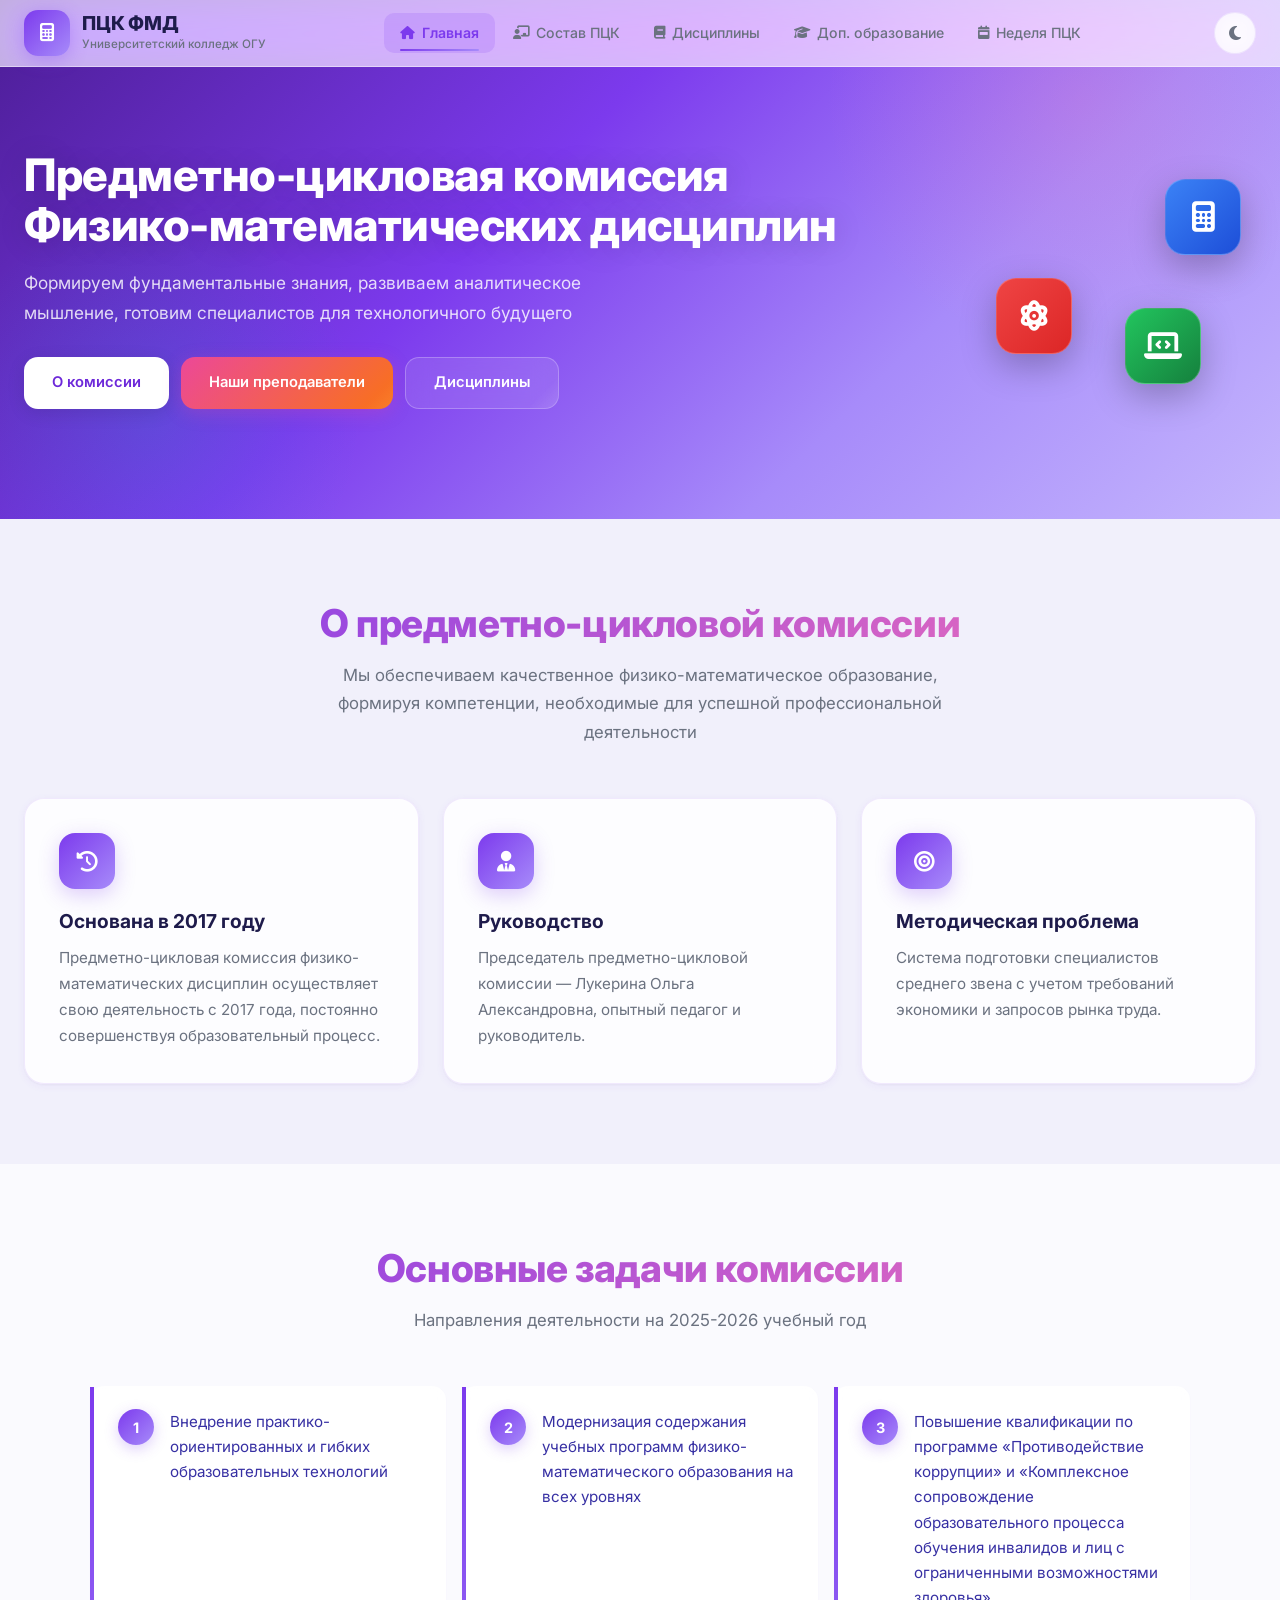
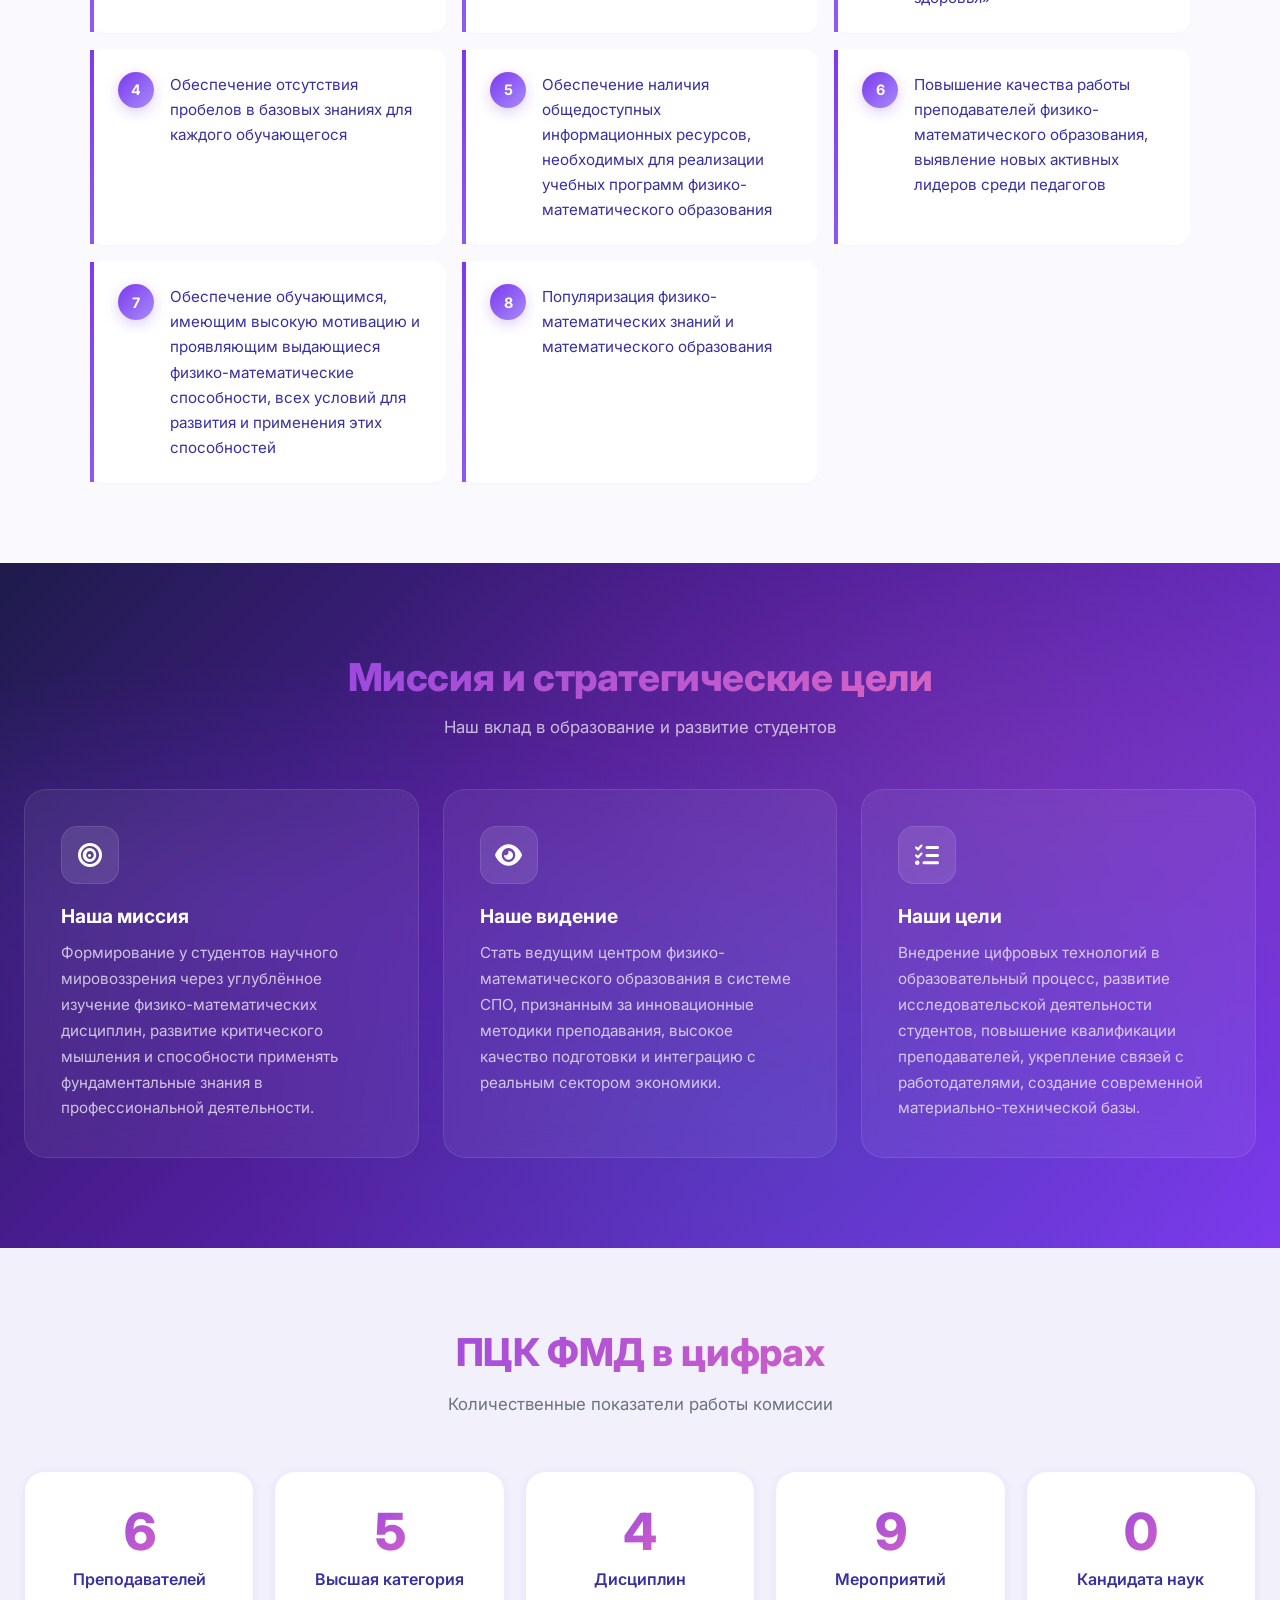
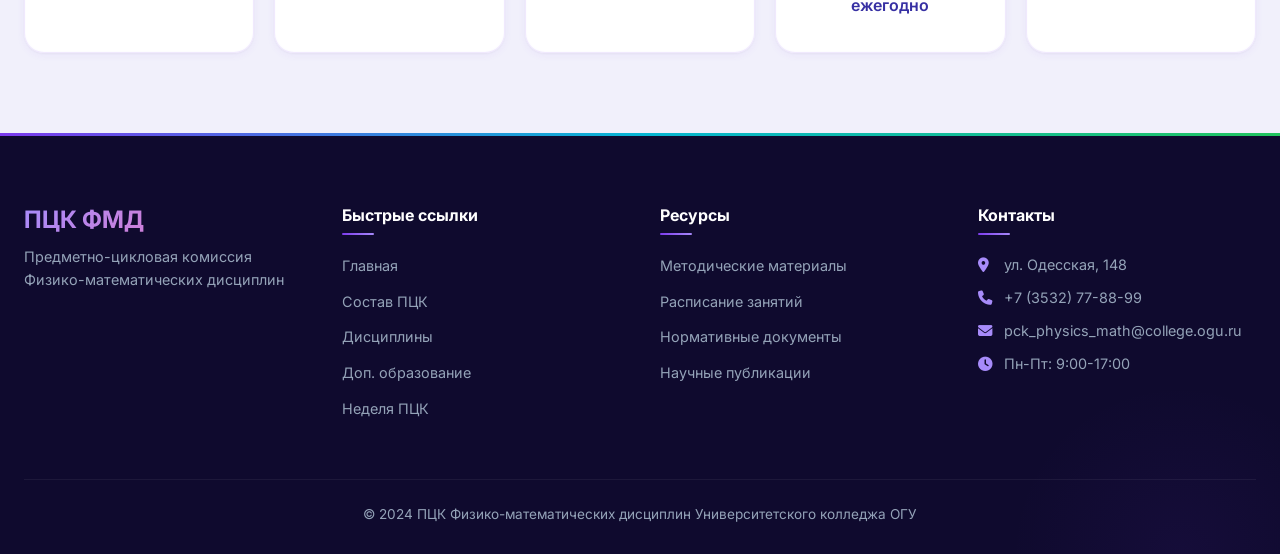
<file: index.html>
<!DOCTYPE html>
<html lang="ru">
<head>
    <meta charset="UTF-8">
    <meta name="viewport" content="width=device-width, initial-scale=1.0">
    <title>Предметно-цикловая комиссия ФМД | Университетский колледж ОГУ</title>
    <link rel="stylesheet" href="css/style.css">
    <link rel="stylesheet" href="css/responsive.css">
    <link rel="stylesheet" href="https://cdnjs.cloudflare.com/ajax/libs/font-awesome/6.4.0/css/all.min.css">
</head>
<body>
    <header class="header">
        <div class="container">
            <div class="header-wrapper">
                <a href="index.html" class="logo">
                    <div class="logo-icon"><i class="fas fa-calculator"></i></div>
                    <div class="logo-text">
                        <h1>ПЦК ФМД</h1>
                        <p>Университетский колледж ОГУ</p>
                    </div>
                </a>
                <nav class="nav">
                    <ul class="nav-list">
                        <li><a href="index.html" class="active"><i class="fas fa-home"></i> Главная</a></li>
                        <li><a href="staff.html"><i class="fas fa-chalkboard-teacher"></i> Состав ПЦК</a></li>
                        <li><a href="disciplines.html"><i class="fas fa-book"></i> Дисциплины</a></li>
                        <li><a href="additional-edu.html"><i class="fas fa-graduation-cap"></i> Доп. образование</a></li>
                        <li><a href="week.html"><i class="fas fa-calendar-week"></i> Неделя ПЦК</a></li>
                    </ul>
                </nav>
                <div class="header-controls">
                    <button class="theme-toggle" id="themeToggle" aria-label="Переключить тему"><i class="fas fa-moon"></i></button>
                    <button class="mobile-menu-btn"><span></span><span></span><span></span></button>
                </div>
            </div>
        </div>
    </header>

    <section class="hero">
        <div class="container">
            <div class="hero-content">
                <h1 class="hero-title">Предметно-цикловая комиссия<br>Физико-математических дисциплин</h1>
                <p class="hero-subtitle">Формируем фундаментальные знания, развиваем аналитическое мышление, готовим специалистов для технологичного будущего</p>
                <div class="hero-cta">
                    <div class="hero-btns">
                        <a href="#commission" class="btn btn-primary">О комиссии</a>
                        <a href="staff.html" class="btn btn-teachers">Наши преподаватели</a>
                        <a href="disciplines.html" class="btn btn-secondary">Дисциплины</a>
                    </div>
                </div>
            </div>
            <div class="hero-animated-elements">
                <div class="hero-element math-logo"><i class="fas fa-calculator"></i></div>
                <div class="hero-element physics-logo"><i class="fas fa-atom"></i></div>
                <div class="hero-element informatics-logo"><i class="fas fa-laptop-code"></i></div>
            </div>
        </div>
    </section>

    <section id="commission" class="commission-section">
        <div class="container">
            <div class="commission-header">
                <h2>О предметно-цикловой комиссии</h2>
                <p class="subtitle">Мы обеспечиваем качественное физико-математическое образование, формируя компетенции, необходимые для успешной профессиональной деятельности</p>
            </div>
            <div class="commission-cards">
                <div class="commission-card">
                    <div class="icon"><i class="fas fa-history"></i></div>
                    <h3>Основана в 2017 году</h3>
                    <p>Предметно-цикловая комиссия физико-математических дисциплин осуществляет свою деятельность с 2017 года, постоянно совершенствуя образовательный процесс.</p>
                </div>
                <div class="commission-card">
                    <div class="icon"><i class="fas fa-user-tie"></i></div>
                    <h3>Руководство</h3>
                    <p>Председатель предметно-цикловой комиссии — Лукерина Ольга Александровна, опытный педагог и руководитель.</p>
                </div>
                <div class="commission-card">
                    <div class="icon"><i class="fas fa-bullseye"></i></div>
                    <h3>Методическая проблема</h3>
                    <p>Система подготовки специалистов среднего звена с учетом требований экономики и запросов рынка труда.</p>
                </div>
            </div>
        </div>
    </section>

    <section class="tasks-section">
        <div class="container">
            <div class="commission-header">
                <h2>Основные задачи комиссии</h2>
                <p class="subtitle">Направления деятельности на 2025-2026 учебный год</p>
            </div>
            <div class="tasks-grid">
                <div class="task-item"><div class="task-number">1</div><p class="task-text">Внедрение практико-ориентированных и гибких образовательных технологий</p></div>
                <div class="task-item"><div class="task-number">2</div><p class="task-text">Модернизация содержания учебных программ физико-математического образования на всех уровнях</p></div>
                <div class="task-item"><div class="task-number">3</div><p class="task-text">Повышение квалификации по программе «Противодействие коррупции» и «Комплексное сопровождение образовательного процесса обучения инвалидов и лиц с ограниченными возможностями здоровья»</p></div>
                <div class="task-item"><div class="task-number">4</div><p class="task-text">Обеспечение отсутствия пробелов в базовых знаниях для каждого обучающегося</p></div>
                <div class="task-item"><div class="task-number">5</div><p class="task-text">Обеспечение наличия общедоступных информационных ресурсов, необходимых для реализации учебных программ физико-математического образования</p></div>
                <div class="task-item"><div class="task-number">6</div><p class="task-text">Повышение качества работы преподавателей физико-математического образования, выявление новых активных лидеров среди педагогов</p></div>
                <div class="task-item"><div class="task-number">7</div><p class="task-text">Обеспечение обучающимся, имеющим высокую мотивацию и проявляющим выдающиеся физико-математические способности, всех условий для развития и применения этих способностей</p></div>
                <div class="task-item"><div class="task-number">8</div><p class="task-text">Популяризация физико-математических знаний и математического образования</p></div>
            </div>
        </div>
    </section>

    <section class="mission-section">
        <div class="container">
            <h2 class="section-title" style="color:#fff">Миссия и стратегические цели</h2>
            <p class="section-subtitle" style="color:rgba(255,255,255,.7)">Наш вклад в образование и развитие студентов</p>
            <div class="mission-cards">
                <div class="mission-card">
                    <div class="mission-icon"><i class="fas fa-bullseye"></i></div>
                    <h3>Наша миссия</h3>
                    <p>Формирование у студентов научного мировоззрения через углублённое изучение физико-математических дисциплин, развитие критического мышления и способности применять фундаментальные знания в профессиональной деятельности.</p>
                </div>
                <div class="mission-card">
                    <div class="mission-icon"><i class="fas fa-eye"></i></div>
                    <h3>Наше видение</h3>
                    <p>Стать ведущим центром физико-математического образования в системе СПО, признанным за инновационные методики преподавания, высокое качество подготовки и интеграцию с реальным сектором экономики.</p>
                </div>
                <div class="mission-card">
                    <div class="mission-icon"><i class="fas fa-tasks"></i></div>
                    <h3>Наши цели</h3>
                    <p>Внедрение цифровых технологий в образовательный процесс, развитие исследовательской деятельности студентов, повышение квалификации преподавателей, укрепление связей с работодателями, создание современной материально-технической базы.</p>
                </div>
            </div>
        </div>
    </section>

    <section class="stats-section">
        <div class="container">
            <div class="commission-header">
                <h2>ПЦК ФМД в цифрах</h2>
                <p class="subtitle">Количественные показатели работы комиссии</p>
            </div>
            <div class="stats-grid">
                <div class="stat-item"><div class="stat-number" data-count="19">0</div><div class="stat-label">Преподавателей</div></div>
                <div class="stat-item"><div class="stat-number" data-count="16">0</div><div class="stat-label">Высшая категория</div></div>
                <div class="stat-item"><div class="stat-number" data-count="12">0</div><div class="stat-label">Дисциплин</div></div>
                <div class="stat-item"><div class="stat-number" data-count="25">0</div><div class="stat-label">Мероприятий ежегодно</div></div>
                <div class="stat-item"><div class="stat-number" data-count="2">0</div><div class="stat-label">Кандидата наук</div></div>
            </div>
        </div>
    </section>

    <footer class="footer">
        <div class="container">
            <div class="footer-grid">
                <div class="footer-col">
                    <div class="footer-logo">
                        <h3>ПЦК ФМД</h3>
                        <p>Предметно-цикловая комиссия<br>Физико-математических дисциплин</p>
                    </div>
                </div>
                <div class="footer-col">
                    <h4>Быстрые ссылки</h4>
                    <ul class="footer-links">
                        <li><a href="index.html">Главная</a></li>
                        <li><a href="staff.html">Состав ПЦК</a></li>
                        <li><a href="disciplines.html">Дисциплины</a></li>
                        <li><a href="additional-edu.html">Доп. образование</a></li>
                        <li><a href="week.html">Неделя ПЦК</a></li>
                    </ul>
                </div>
                <div class="footer-col">
                    <h4>Ресурсы</h4>
                    <ul class="footer-links">
                        <li><a href="#">Методические материалы</a></li>
                        <li><a href="#">Расписание занятий</a></li>
                        <li><a href="#">Нормативные документы</a></li>
                        <li><a href="#">Научные публикации</a></li>
                    </ul>
                </div>
                <div class="footer-col">
                    <h4>Контакты</h4>
                    <p><i class="fas fa-map-marker-alt"></i> ул. Одесская, 148</p>
                    <p><i class="fas fa-phone"></i> +7 (3532) 77-88-99</p>
                    <p><i class="fas fa-envelope"></i> pck_physics_math@college.ogu.ru</p>
                    <p><i class="fas fa-clock"></i> Пн-Пт: 9:00-17:00</p>
                </div>
            </div>
            <div class="footer-bottom">
                <p>&copy; 2024 ПЦК Физико-математических дисциплин Университетского колледжа ОГУ</p>
            </div>
        </div>
    </footer>

    <script src="js/script.js"></script>
</body>
</html>
</file>
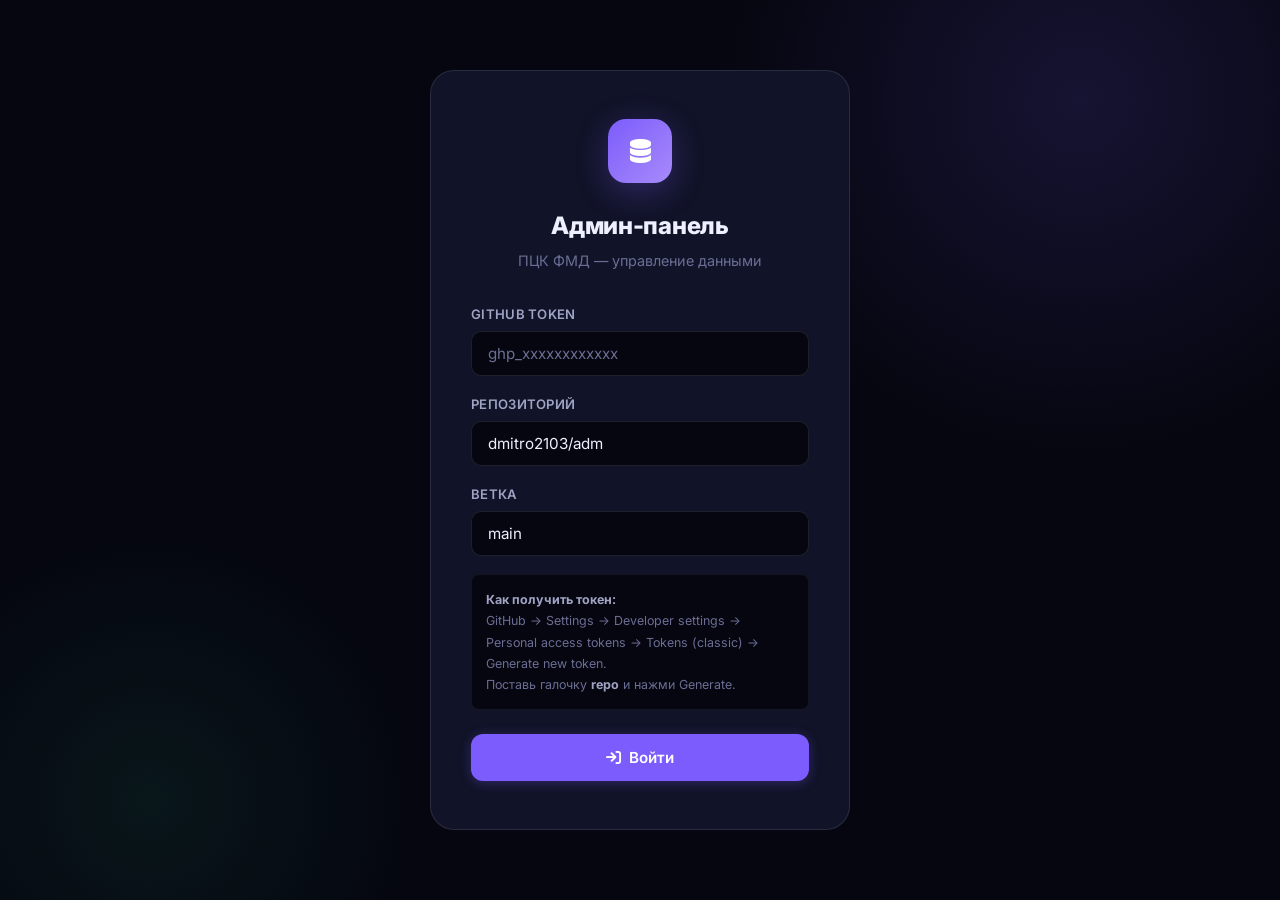
<file: admin/index.html>
<!DOCTYPE html>
<html lang="ru">
<head>
    <meta charset="UTF-8">
    <meta name="viewport" content="width=device-width, initial-scale=1.0">
    <title>Админ-панель | ПЦК ФМД</title>
    <link rel="stylesheet" href="https://cdnjs.cloudflare.com/ajax/libs/font-awesome/6.4.0/css/all.min.css">
    <link rel="stylesheet" href="admin.css">
</head>
<body>
    <!-- Вход -->
    <div class="login-screen" id="login-screen">
        <div class="login-card">
            <div class="logo"><i class="fas fa-database"></i></div>
            <h1>Админ-панель</h1>
            <p class="subtitle">ПЦК ФМД &mdash; управление данными</p>
            <div class="login-error" id="login-error"></div>
            <form id="login-form">
                <label>GitHub Token</label>
                <input type="password" id="inp-token" placeholder="ghp_xxxxxxxxxxxx" required>
                <label>Репозиторий</label>
                <input type="text" id="inp-repo" value="dmitro2103/adm" required>
                <label>Ветка</label>
                <input type="text" id="inp-branch" value="main">
                <p class="hint">
                    <strong>Как получить токен:</strong><br>
                    GitHub &rarr; Settings &rarr; Developer settings &rarr; Personal access tokens &rarr; Tokens (classic) &rarr; Generate new token.<br>
                    Поставь галочку <strong>repo</strong> и нажми Generate.
                </p>
                <button type="submit" class="btn btn-primary" style="width:100%;padding:14px;font-size:.95rem;justify-content:center;border-radius:12px;">
                    <i class="fas fa-arrow-right-to-bracket"></i> Войти
                </button>
            </form>
        </div>
    </div>

    <!-- Админка -->
    <div class="admin-layout">
        <header class="admin-header">
            <div style="display:flex;align-items:center;gap:12px">
                <button class="btn-mobile-menu" id="btn-mobile-menu"><i class="fas fa-bars"></i></button>
                <h1><i class="fas fa-database"></i> ПЦК Админ</h1>
            </div>
            <div class="admin-header-actions">
                <span id="hdr-repo" style="opacity:.4;font-size:.8rem;font-weight:500"></span>
                <a href="../index.html" class="btn btn-ghost btn-sm" target="_blank"><i class="fas fa-external-link-alt"></i> Сайт</a>
                <button class="btn btn-ghost btn-sm" id="btn-logout"><i class="fas fa-right-from-bracket"></i> Выйти</button>
            </div>
        </header>
        <div class="admin-body">
            <aside class="admin-sidebar" id="admin-sidebar">
                <ul class="sidebar-nav">
                    <li><a href="#" class="active" data-section="staff"><i class="fas fa-users"></i> Состав ПЦК</a></li>
                    <li><a href="#" data-section="disciplines"><i class="fas fa-book"></i> Дисциплины</a></li>
                    <li><a href="#" data-section="week"><i class="fas fa-calendar-week"></i> Неделя ПЦК</a></li>
                    <li><a href="#" data-section="dpo"><i class="fas fa-graduation-cap"></i> Доп. образование</a></li>
                </ul>
            </aside>
            <main class="admin-main">

                <!-- Состав ПЦК -->
                <div class="section-panel active" id="p-staff">
                    <div class="panel-header">
                        <h2><i class="fas fa-users" style="color:var(--accent)"></i> Состав ПЦК</h2>
                        <button class="btn btn-primary" onclick="A.editStaff()"><i class="fas fa-plus"></i> Добавить</button>
                    </div>
                    <div class="stats-grid" id="staff-stats"></div>
                    <div class="data-card"><table class="admin-table">
                        <thead><tr><th>№</th><th>ФИО</th><th>Кураторство</th><th>Категория</th><th>Награды</th><th>Действия</th></tr></thead>
                        <tbody id="staff-tbody"></tbody>
                    </table></div>
                </div>

                <!-- Дисциплины -->
                <div class="section-panel" id="p-disciplines">
                    <div class="panel-header">
                        <h2><i class="fas fa-book" style="color:var(--accent)"></i> Дисциплины</h2>
                        <button class="btn btn-primary" onclick="A.editDisc()"><i class="fas fa-plus"></i> Добавить</button>
                    </div>
                    <div class="data-card"><table class="admin-table">
                        <thead><tr><th>№</th><th>Название</th><th>Категория</th><th>Действия</th></tr></thead>
                        <tbody id="disc-tbody"></tbody>
                    </table></div>
                </div>

                <!-- Неделя ПЦК -->
                <div class="section-panel" id="p-week">
                    <div class="panel-header">
                        <h2><i class="fas fa-calendar-week" style="color:var(--accent)"></i> Неделя ПЦК</h2>
                        <div style="display:flex;gap:8px">
                            <button class="btn btn-secondary" onclick="A.editWeekSettings()"><i class="fas fa-gear"></i> Настройки</button>
                            <button class="btn btn-primary" onclick="A.editEv()"><i class="fas fa-plus"></i> Добавить</button>
                        </div>
                    </div>
                    <div class="stats-grid" id="week-stats"></div>
                    <div class="data-card"><table class="admin-table">
                        <thead><tr><th>Дата/Время</th><th>Мероприятие</th><th>Ответственный</th><th>Место</th><th>Действия</th></tr></thead>
                        <tbody id="week-tbody"></tbody>
                    </table></div>
                </div>

                <!-- ДПО -->
                <div class="section-panel" id="p-dpo">
                    <div class="panel-header">
                        <h2><i class="fas fa-graduation-cap" style="color:var(--accent)"></i> Дополнительное образование</h2>
                    </div>
                    <h3 style="margin:0 0 14px">Программы доп. образования детей и взрослых</h3>
                    <div class="data-card"><table class="admin-table">
                        <thead><tr><th>№</th><th>Название</th><th>Ответственный</th><th>Действия</th></tr></thead>
                        <tbody id="dpo-adult-tbody"></tbody>
                    </table></div>
                    <button class="btn btn-primary btn-sm" onclick="A.editDpo('adult')" style="margin-bottom:28px"><i class="fas fa-plus"></i> Добавить</button>

                    <h3 style="margin:0 0 14px">Программы повышения квалификации</h3>
                    <div class="data-card"><table class="admin-table">
                        <thead><tr><th>№</th><th>Название</th><th>Ответственный</th><th>Действия</th></tr></thead>
                        <tbody id="dpo-qual-tbody"></tbody>
                    </table></div>
                    <button class="btn btn-primary btn-sm" onclick="A.editDpo('qual')"><i class="fas fa-plus"></i> Добавить</button>
                </div>

            </main>
        </div>
    </div>

    <!-- Модалка -->
    <div class="modal-overlay" id="modal-overlay">
        <div class="modal">
            <div class="modal-header"><h3 id="modal-title"></h3><button class="modal-close" id="modal-close">&times;</button></div>
            <div class="modal-body" id="modal-body"></div>
            <div class="modal-footer">
                <button class="btn btn-secondary" id="modal-cancel">Отмена</button>
                <button class="btn btn-success" id="modal-save"><i class="fas fa-check"></i> Сохранить</button>
            </div>
        </div>
    </div>

    <div class="toast" id="toast"></div>
    <div class="saving-overlay" id="saving"><div class="spinner"></div><span>Сохранение...</span></div>

    <script src="admin.js"></script>
</body>
</html>
</file>
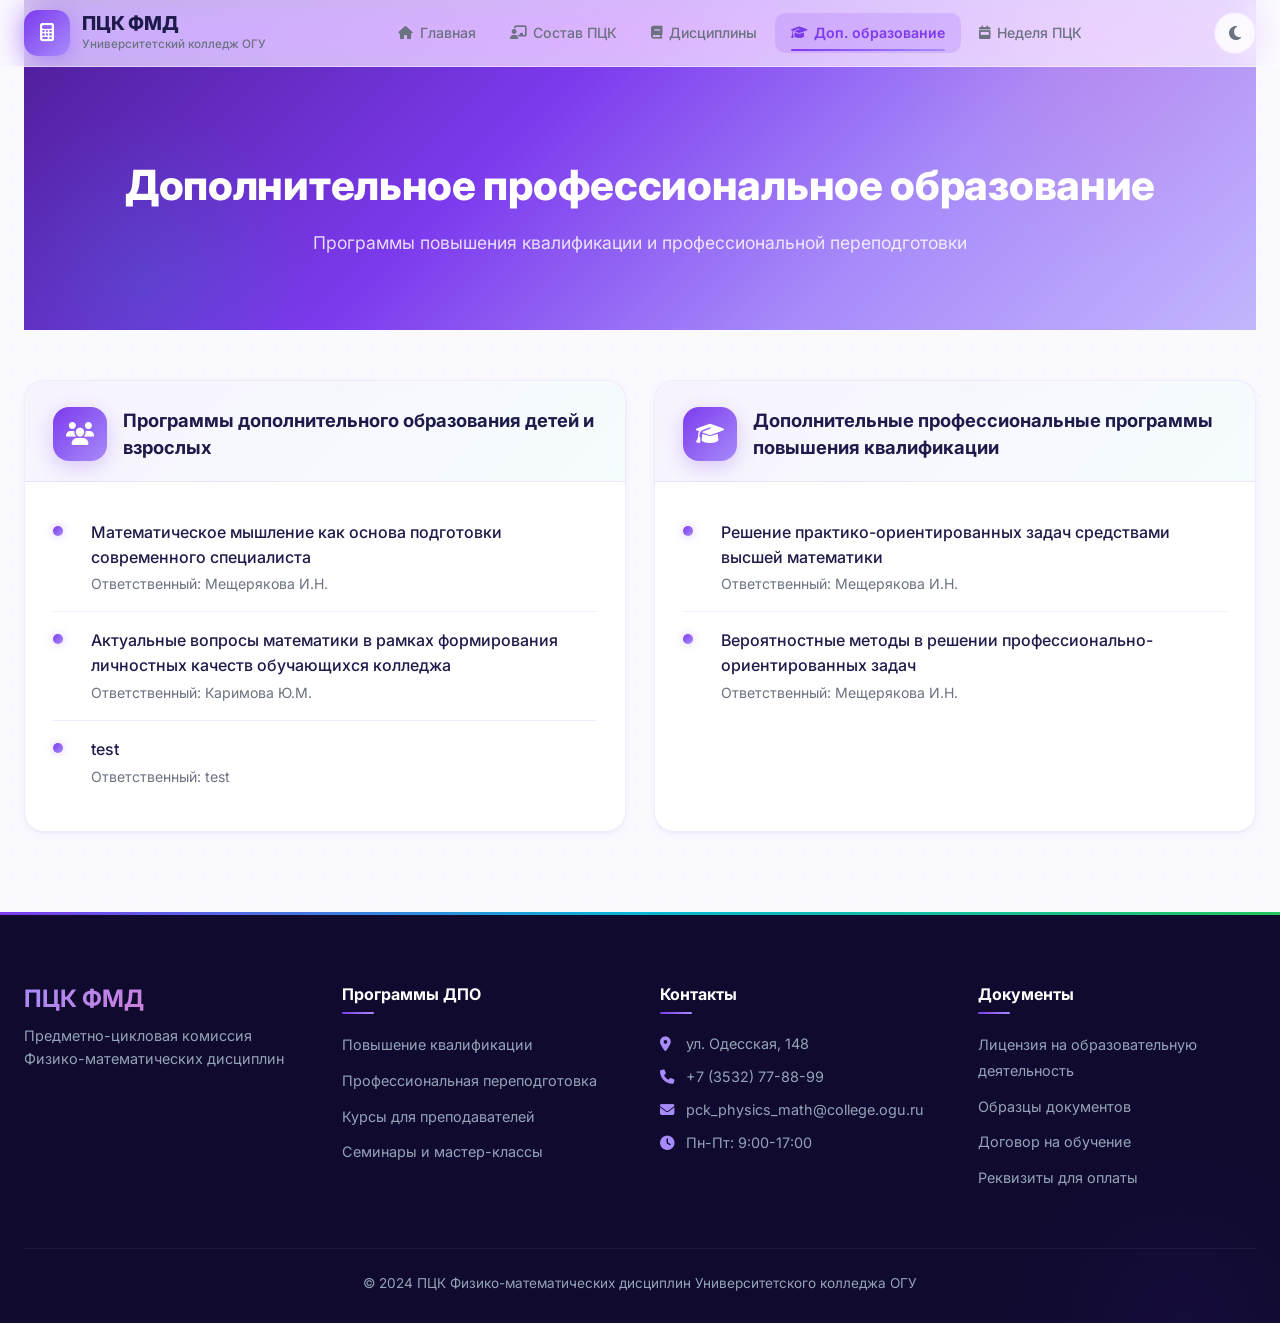
<file: additional-edu.html>
<!DOCTYPE html>
<html lang="ru">
<head>
    <meta charset="UTF-8">
    <meta name="viewport" content="width=device-width, initial-scale=1.0">
    <title>Дополнительное образование | ПЦК Физико-математических дисциплин</title>
    <link rel="stylesheet" href="css/style.css">
    <link rel="stylesheet" href="css/table.css">
    <link rel="stylesheet" href="css/responsive.css">
    <link rel="stylesheet" href="https://cdnjs.cloudflare.com/ajax/libs/font-awesome/6.4.0/css/all.min.css">
</head>
<body>
    <header class="header">
        <div class="container">
            <div class="header-wrapper">
                <a href="index.html" class="logo">
                    <div class="logo-icon"><i class="fas fa-calculator"></i></div>
                    <div class="logo-text"><h1>ПЦК ФМД</h1><p>Университетский колледж ОГУ</p></div>
                </a>
                <nav class="nav">
                    <ul class="nav-list">
                        <li><a href="index.html"><i class="fas fa-home"></i> Главная</a></li>
                        <li><a href="staff.html"><i class="fas fa-chalkboard-teacher"></i> Состав ПЦК</a></li>
                        <li><a href="disciplines.html"><i class="fas fa-book"></i> Дисциплины</a></li>
                        <li><a href="additional-edu.html" class="active"><i class="fas fa-graduation-cap"></i> Доп. образование</a></li>
                        <li><a href="week.html"><i class="fas fa-calendar-week"></i> Неделя ПЦК</a></li>
                    </ul>
                </nav>
                <div class="header-controls">
                    <button class="theme-toggle" id="themeToggle" aria-label="Переключить тему"><i class="fas fa-moon"></i></button>
                    <button class="mobile-menu-btn"><span></span><span></span><span></span></button>
                </div>
            </div>
        </div>
    </header>

    <main class="main-content">
        <div class="container">
            <div class="page-header">
                <h1 class="page-title">Дополнительное профессиональное образование</h1>
                <p class="page-subtitle">Программы повышения квалификации и профессиональной переподготовки</p>
            </div>

            <div class="dpo-document-section">
                <div class="dpo-cards" id="dpo-cards-container">
                    <div class="dpo-card">
                        <div class="dpo-card-header">
                            <div class="dpo-card-icon"><i class="fas fa-users"></i></div>
                            <h3>Программы дополнительного образования детей и взрослых</h3>
                        </div>
                        <ul class="dpo-list">
                            <li>
                                <span class="dpo-item-title">Математическое мышление как основа подготовки современного специалиста</span>
                                <span class="dpo-item-responsible">Ответственный: Мещерякова И.Н.</span>
                            </li>
                            <li>
                                <span class="dpo-item-title">Актуальные вопросы математики в рамках формирования личностных качеств обучающихся колледжа</span>
                                <span class="dpo-item-responsible">Ответственный: Каримова Ю.М.</span>
                            </li>
                        </ul>
                    </div>
                    <div class="dpo-card">
                        <div class="dpo-card-header">
                            <div class="dpo-card-icon"><i class="fas fa-graduation-cap"></i></div>
                            <h3>Дополнительные профессиональные программы повышения квалификации</h3>
                        </div>
                        <ul class="dpo-list">
                            <li>
                                <span class="dpo-item-title">Решение практико-ориентированных задач средствами высшей математики</span>
                                <span class="dpo-item-responsible">Ответственный: Мещерякова И.Н.</span>
                            </li>
                            <li>
                                <span class="dpo-item-title">Вероятностные методы в решении профессионально-ориентированных задач</span>
                                <span class="dpo-item-responsible">Ответственный: Мещерякова И.Н.</span>
                            </li>
                        </ul>
                    </div>
                </div>
            </div>
        </div>
    </main>

    <footer class="footer">
        <div class="container">
            <div class="footer-grid">
                <div class="footer-col">
                    <div class="footer-logo"><h3>ПЦК ФМД</h3><p>Предметно-цикловая комиссия<br>Физико-математических дисциплин</p></div>
                </div>
                <div class="footer-col">
                    <h4>Программы ДПО</h4>
                    <ul class="footer-links">
                        <li><a href="#">Повышение квалификации</a></li>
                        <li><a href="#">Профессиональная переподготовка</a></li>
                        <li><a href="#">Курсы для преподавателей</a></li>
                        <li><a href="#">Семинары и мастер-классы</a></li>
                    </ul>
                </div>
                <div class="footer-col">
                    <h4>Контакты</h4>
                    <p><i class="fas fa-map-marker-alt"></i> ул. Одесская, 148</p>
                    <p><i class="fas fa-phone"></i> +7 (3532) 77-88-99</p>
                    <p><i class="fas fa-envelope"></i> pck_physics_math@college.ogu.ru</p>
                    <p><i class="fas fa-clock"></i> Пн-Пт: 9:00-17:00</p>
                </div>
                <div class="footer-col">
                    <h4>Документы</h4>
                    <ul class="footer-links">
                        <li><a href="#">Лицензия на образовательную деятельность</a></li>
                        <li><a href="#">Образцы документов</a></li>
                        <li><a href="#">Договор на обучение</a></li>
                        <li><a href="#">Реквизиты для оплаты</a></li>
                    </ul>
                </div>
            </div>
            <div class="footer-bottom">
                <p>&copy; 2024 ПЦК Физико-математических дисциплин Университетского колледжа ОГУ</p>
            </div>
        </div>
    </footer>

    <script src="js/script.js"></script>
    <script>
        (function() {
            function escapeHtml(s) { var d = document.createElement('div'); d.textContent = s; return d.innerHTML; }
            var container = document.getElementById('dpo-cards-container');
            if (!container) return;
            fetch('content/dpo.json?t=' + Date.now()).then(function(r) { return r.json(); })
                .then(function(data) {
                    var adult = (data.adult_programs || []).map(function(p) {
                        return '<li><span class="dpo-item-title">' + escapeHtml(p.title) + '</span><span class="dpo-item-responsible">Ответственный: ' + escapeHtml(p.responsible || '') + '</span></li>';
                    }).join('');
                    var qual = (data.qualification_programs || []).map(function(p) {
                        return '<li><span class="dpo-item-title">' + escapeHtml(p.title) + '</span><span class="dpo-item-responsible">Ответственный: ' + escapeHtml(p.responsible || '') + '</span></li>';
                    }).join('');
                    container.innerHTML =
                        '<div class="dpo-card"><div class="dpo-card-header"><div class="dpo-card-icon"><i class="fas fa-users"></i></div>' +
                        '<h3>Программы дополнительного образования детей и взрослых</h3></div>' +
                        '<ul class="dpo-list">' + adult + '</ul></div>' +
                        '<div class="dpo-card"><div class="dpo-card-header"><div class="dpo-card-icon"><i class="fas fa-graduation-cap"></i></div>' +
                        '<h3>Дополнительные профессиональные программы повышения квалификации</h3></div>' +
                        '<ul class="dpo-list">' + qual + '</ul></div>';
                })
                .catch(function() {});
        })();
    </script>
</body>
</html>
</file>
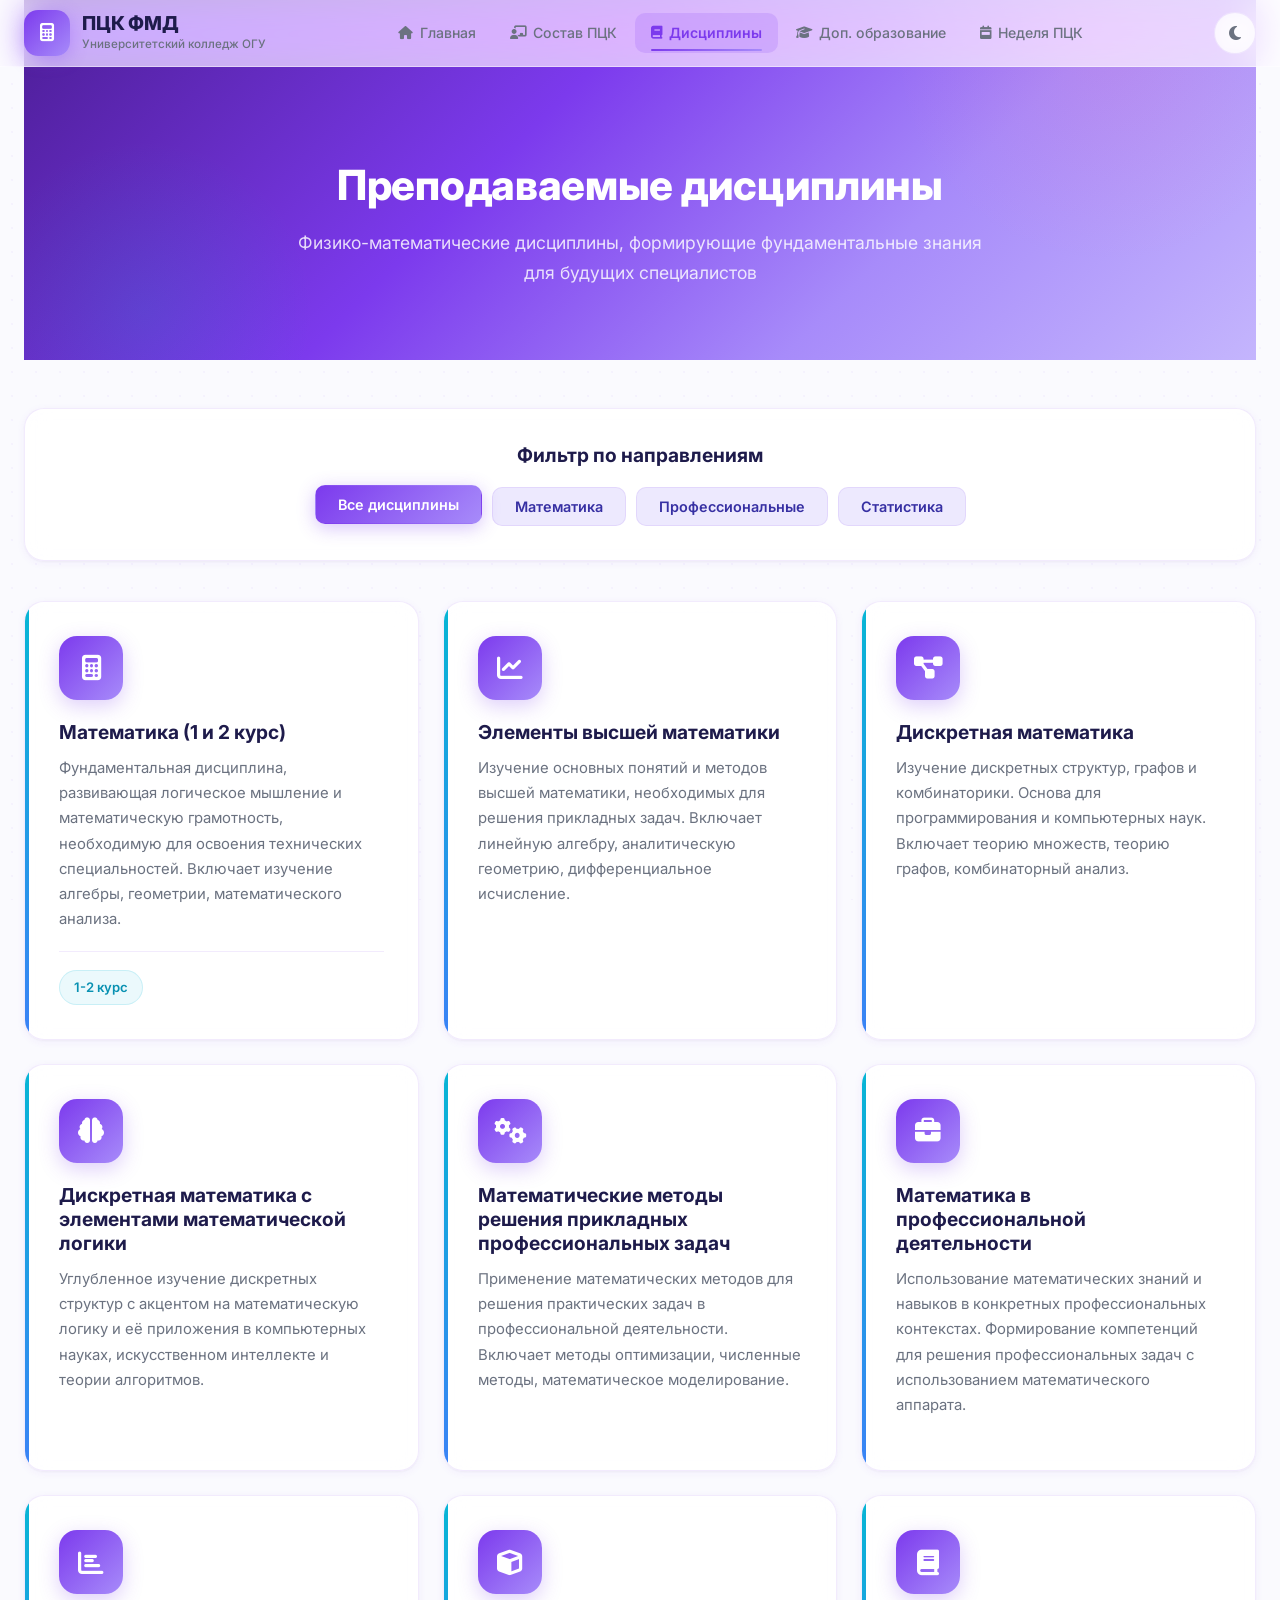
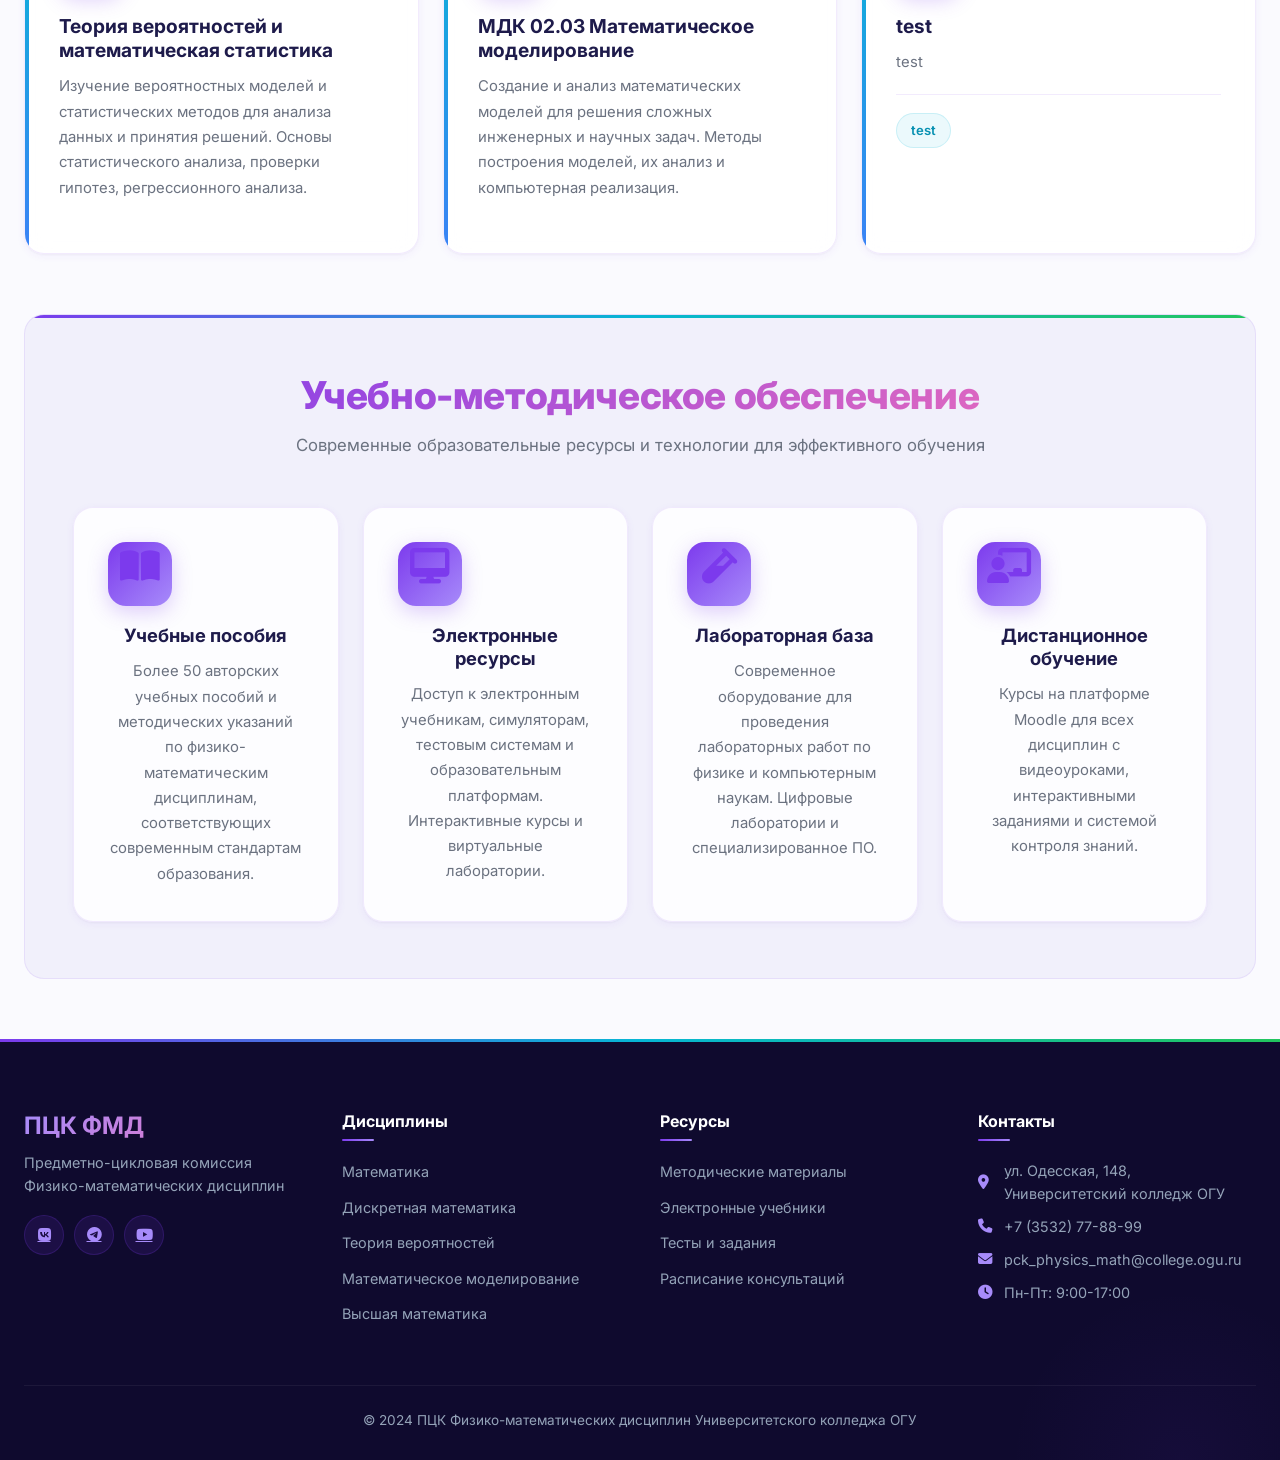
<file: disciplines.html>
<!DOCTYPE html>
<html lang="ru">
<head>
    <meta charset="UTF-8">
    <meta name="viewport" content="width=device-width, initial-scale=1.0">
    <title>Дисциплины | ПЦК Физико-математических дисциплин</title>
    <link rel="stylesheet" href="css/style.css">
    <link rel="stylesheet" href="css/table.css">
    <link rel="stylesheet" href="css/responsive.css">
    <link rel="stylesheet" href="https://cdnjs.cloudflare.com/ajax/libs/font-awesome/6.4.0/css/all.min.css">
</head>
<body>
    <header class="header">
        <div class="container">
            <div class="header-wrapper">
                <a href="index.html" class="logo">
                    <div class="logo-icon"><i class="fas fa-calculator"></i></div>
                    <div class="logo-text"><h1>ПЦК ФМД</h1><p>Университетский колледж ОГУ</p></div>
                </a>
                <nav class="nav">
                    <ul class="nav-list">
                        <li><a href="index.html"><i class="fas fa-home"></i> Главная</a></li>
                        <li><a href="staff.html"><i class="fas fa-chalkboard-teacher"></i> Состав ПЦК</a></li>
                        <li><a href="disciplines.html" class="active"><i class="fas fa-book"></i> Дисциплины</a></li>
                        <li><a href="additional-edu.html"><i class="fas fa-graduation-cap"></i> Доп. образование</a></li>
                        <li><a href="week.html"><i class="fas fa-calendar-week"></i> Неделя ПЦК</a></li>
                    </ul>
                </nav>
                <div class="header-controls">
                    <button class="theme-toggle" id="themeToggle" aria-label="Переключить тему"><i class="fas fa-moon"></i></button>
                    <button class="mobile-menu-btn"><span></span><span></span><span></span></button>
                </div>
            </div>
        </div>
    </header>

    <main class="main-content">
        <div class="container">
            <div class="page-header">
                <h1 class="page-title">Преподаваемые дисциплины</h1>
                <p class="page-subtitle">Физико-математические дисциплины, формирующие фундаментальные знания для будущих специалистов</p>
            </div>

            <div class="filter-section">
                <h3>Фильтр по направлениям</h3>
                <div class="filter-buttons">
                    <button class="filter-btn active" data-filter="all">Все дисциплины</button>
                    <button class="filter-btn" data-filter="math">Математика</button>
                    <button class="filter-btn" data-filter="professional">Профессиональные</button>
                    <button class="filter-btn" data-filter="statistics">Статистика</button>
                </div>
            </div>

            <div class="disciplines-grid" id="disciplines-container">
                <div style="text-align:center;padding:40px;grid-column:1/-1;">Загрузка данных...</div>
            </div>

            <div class="methodology-section">
                <h2 class="section-title">Учебно-методическое обеспечение</h2>
                <p class="section-subtitle">Современные образовательные ресурсы и технологии для эффективного обучения</p>
                <div class="additional-info">
                    <div class="info-card animate-on-scroll">
                        <div class="advantage-icon"><i class="fas fa-book-open"></i></div>
                        <h3>Учебные пособия</h3>
                        <p>Более 50 авторских учебных пособий и методических указаний по физико-математическим дисциплинам, соответствующих современным стандартам образования.</p>
                    </div>
                    <div class="info-card animate-on-scroll">
                        <div class="advantage-icon"><i class="fas fa-desktop"></i></div>
                        <h3>Электронные ресурсы</h3>
                        <p>Доступ к электронным учебникам, симуляторам, тестовым системам и образовательным платформам. Интерактивные курсы и виртуальные лаборатории.</p>
                    </div>
                    <div class="info-card animate-on-scroll">
                        <div class="advantage-icon"><i class="fas fa-vial"></i></div>
                        <h3>Лабораторная база</h3>
                        <p>Современное оборудование для проведения лабораторных работ по физике и компьютерным наукам. Цифровые лаборатории и специализированное ПО.</p>
                    </div>
                    <div class="info-card animate-on-scroll">
                        <div class="advantage-icon"><i class="fas fa-chalkboard-teacher"></i></div>
                        <h3>Дистанционное обучение</h3>
                        <p>Курсы на платформе Moodle для всех дисциплин с видеоуроками, интерактивными заданиями и системой контроля знаний.</p>
                    </div>
                </div>
            </div>
        </div>
    </main>

    <footer class="footer">
        <div class="container">
            <div class="footer-grid">
                <div class="footer-col">
                    <div class="footer-logo"><h3>ПЦК ФМД</h3><p>Предметно-цикловая комиссия<br>Физико-математических дисциплин</p></div>
                    <div class="social-links">
                        <a href="#"><i class="fab fa-vk"></i></a>
                        <a href="#"><i class="fab fa-telegram"></i></a>
                        <a href="#"><i class="fab fa-youtube"></i></a>
                    </div>
                </div>
                <div class="footer-col">
                    <h4>Дисциплины</h4>
                    <ul class="footer-links">
                        <li><a href="#">Математика</a></li>
                        <li><a href="#">Дискретная математика</a></li>
                        <li><a href="#">Теория вероятностей</a></li>
                        <li><a href="#">Математическое моделирование</a></li>
                        <li><a href="#">Высшая математика</a></li>
                    </ul>
                </div>
                <div class="footer-col">
                    <h4>Ресурсы</h4>
                    <ul class="footer-links">
                        <li><a href="#">Методические материалы</a></li>
                        <li><a href="#">Электронные учебники</a></li>
                        <li><a href="#">Тесты и задания</a></li>
                        <li><a href="#">Расписание консультаций</a></li>
                    </ul>
                </div>
                <div class="footer-col">
                    <h4>Контакты</h4>
                    <p><i class="fas fa-map-marker-alt"></i> ул. Одесская, 148, Университетский колледж ОГУ</p>
                    <p><i class="fas fa-phone"></i> +7 (3532) 77-88-99</p>
                    <p><i class="fas fa-envelope"></i> pck_physics_math@college.ogu.ru</p>
                    <p><i class="fas fa-clock"></i> Пн-Пт: 9:00-17:00</p>
                </div>
            </div>
            <div class="footer-bottom">
                <p>&copy; 2024 ПЦК Физико-математических дисциплин Университетского колледжа ОГУ</p>
            </div>
        </div>
    </footer>

    <script src="js/script.js"></script>
    <script>
        (function() {
            function escapeHtml(s) {
                var d = document.createElement('div');
                d.textContent = s;
                return d.innerHTML;
            }

            fetch('content/disciplines.json?t=' + Date.now()).then(function(r) { return r.json(); })
                .then(function(data) {
                    var container = document.getElementById('disciplines-container');
                    if (!container || !data.disciplines) return;

                    var html = '';
                    data.disciplines.forEach(function(disc) {
                        var tagsHtml = '';
                        if (disc.tags && disc.tags.length > 0) {
                            tagsHtml = '<div class="specialties">' +
                                disc.tags.map(function(tag) { return '<span class="specialty-tag">' + escapeHtml(tag) + '</span>'; }).join('') +
                                '</div>';
                        }
                        html += '<div class="discipline-card animate-on-scroll" data-category="' + escapeHtml(disc.category) + '">' +
                            '<div class="discipline-icon"><i class="' + escapeHtml(disc.icon) + '"></i></div>' +
                            '<h3>' + escapeHtml(disc.name) + '</h3>' +
                            '<div class="discipline-description"><p>' + escapeHtml(disc.description) + '</p></div>' +
                            tagsHtml + '</div>';
                    });
                    container.innerHTML = html;
                    initFilters();
                    initAnimations();
                })
                .catch(function() {
                    var container = document.getElementById('disciplines-container');
                    if (container) container.innerHTML = '<div style="text-align:center;padding:40px;color:#ef4444;grid-column:1/-1;">Ошибка загрузки данных</div>';
                });

            function initFilters() {
                document.querySelectorAll('.filter-btn').forEach(function(btn) {
                    btn.addEventListener('click', function() {
                        document.querySelectorAll('.filter-btn').forEach(function(b) { b.classList.remove('active'); });
                        this.classList.add('active');
                        var filter = this.dataset.filter;
                        document.querySelectorAll('.discipline-card').forEach(function(card) {
                            if (filter === 'all' || card.dataset.category === filter) {
                                card.style.display = 'block';
                                setTimeout(function() { card.style.opacity = '1'; card.style.transform = 'translateY(0)'; }, 50);
                            } else {
                                card.style.opacity = '0';
                                card.style.transform = 'translateY(20px)';
                                setTimeout(function() { card.style.display = 'none'; }, 300);
                            }
                        });
                    });
                });
            }

            function initAnimations() {
                setTimeout(function() {
                    document.querySelectorAll('.discipline-card').forEach(function(card, index) {
                        setTimeout(function() { card.classList.add('animated'); }, index * 100);
                    });
                    document.querySelectorAll('.info-card').forEach(function(card, index) {
                        setTimeout(function() { card.classList.add('animated'); }, index * 150 + 800);
                    });
                }, 200);
            }
        })();
    </script>
</body>
</html>
</file>
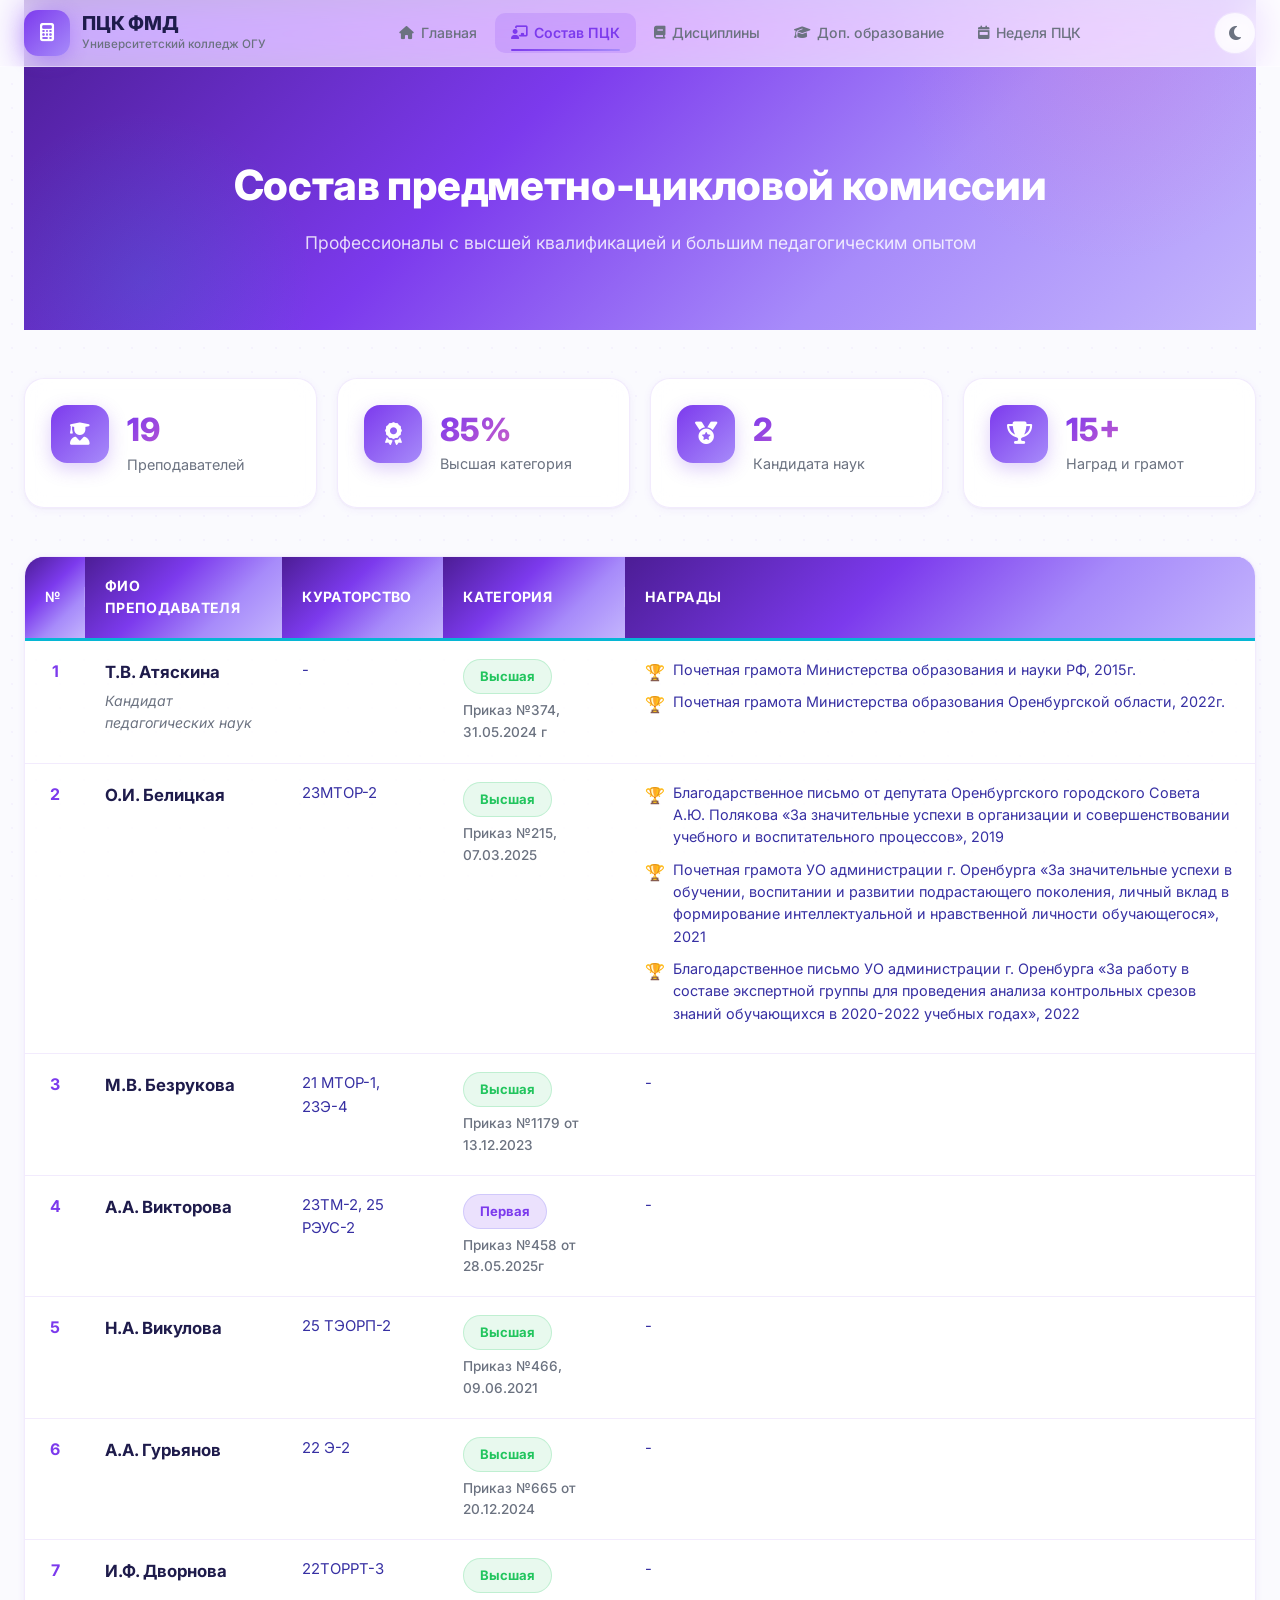
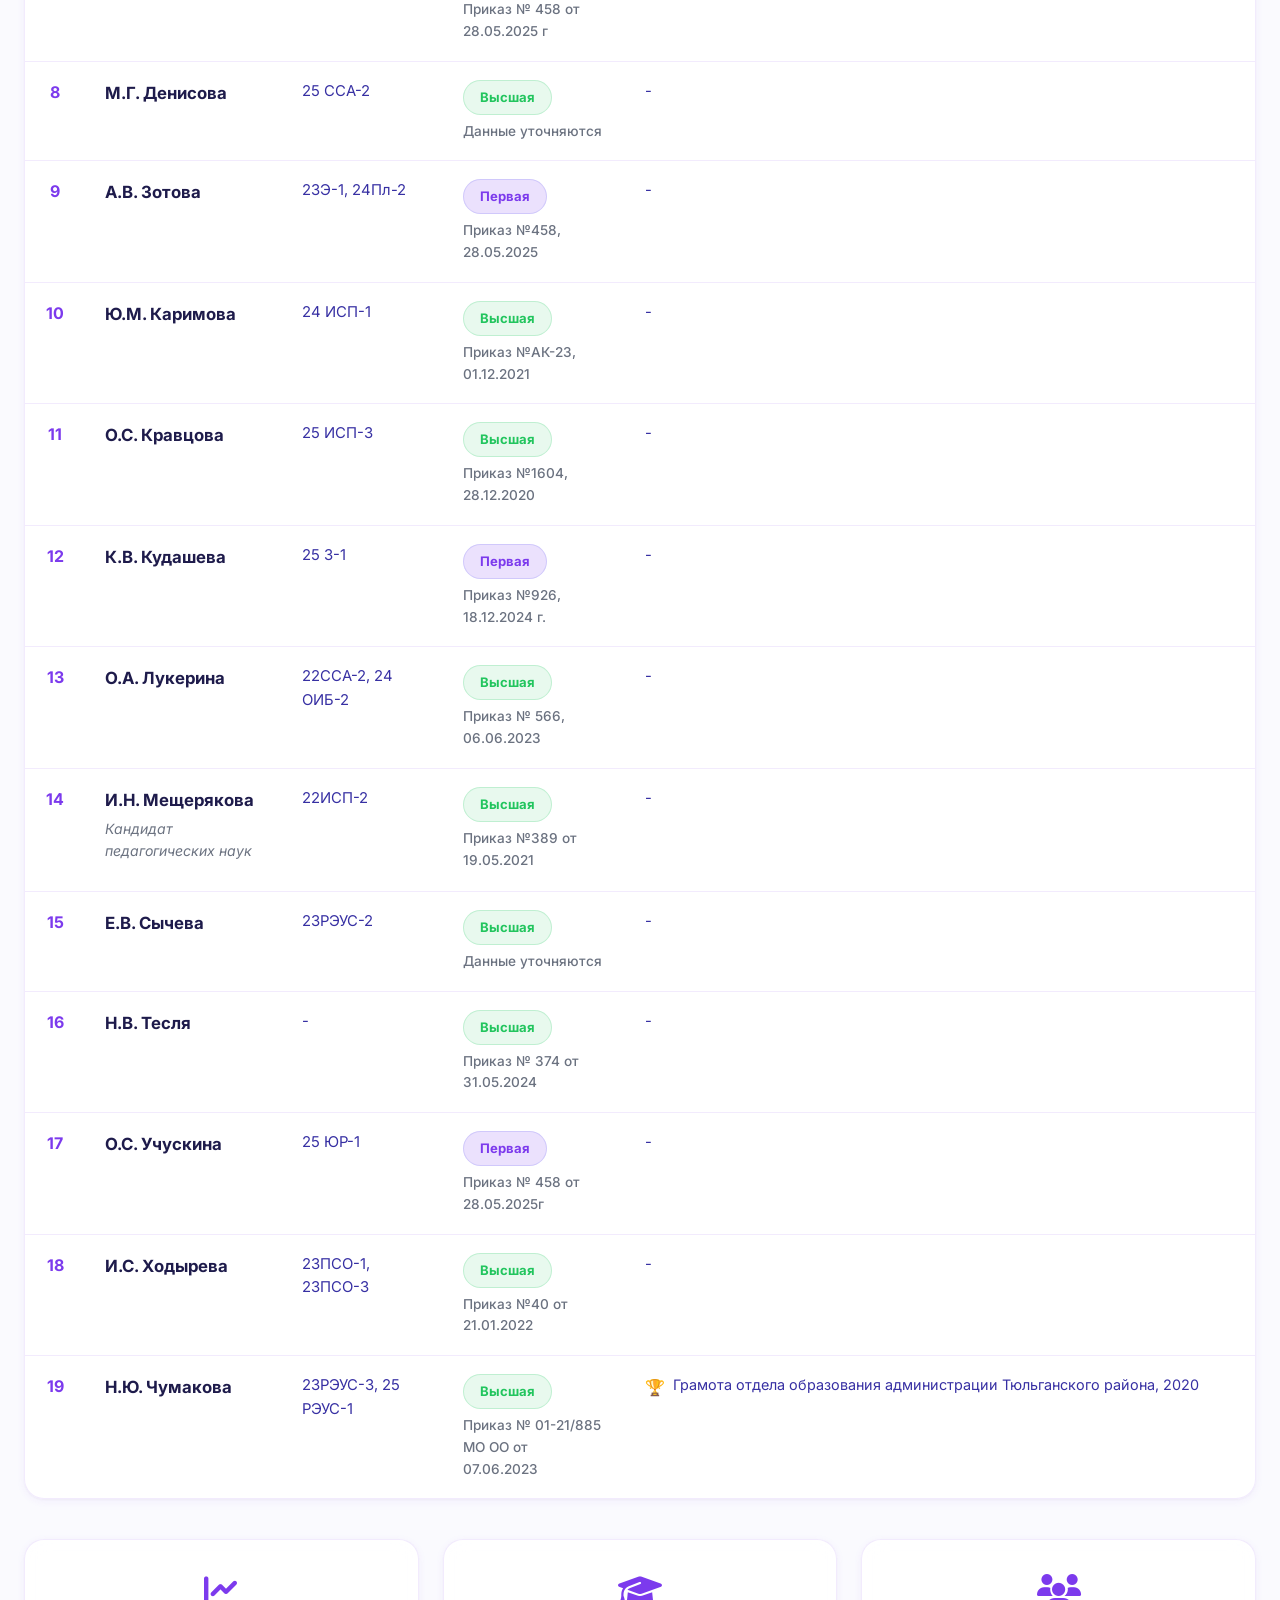
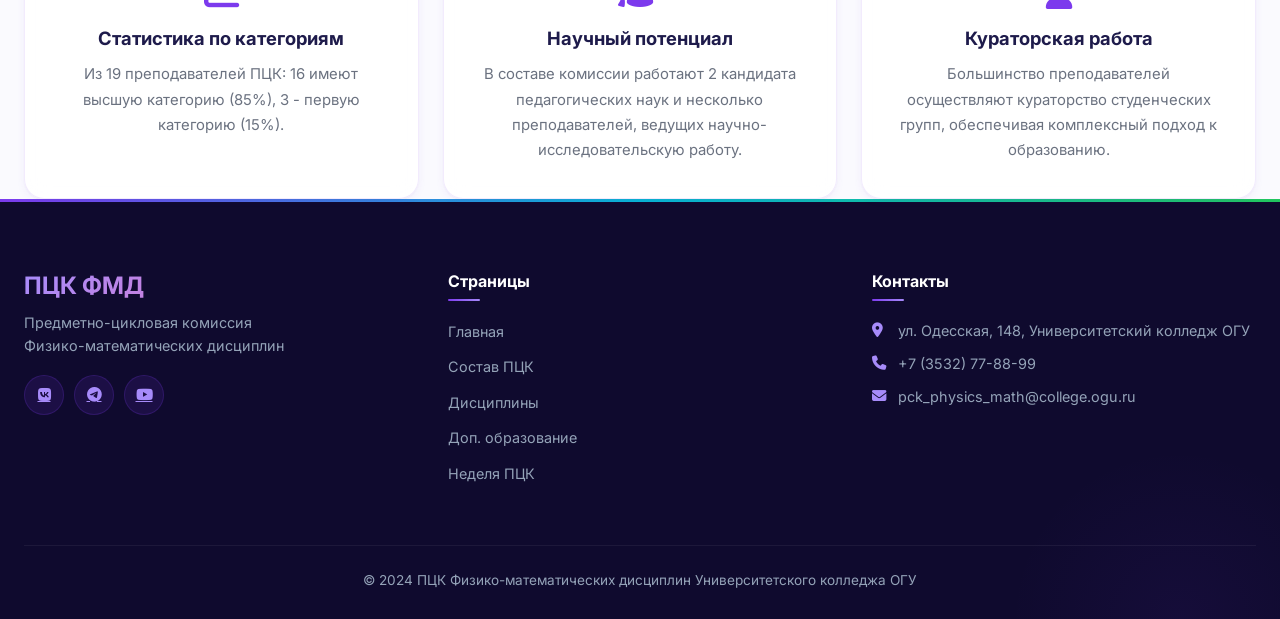
<file: staff.html>
<!DOCTYPE html>
<html lang="ru">
<head>
    <meta charset="UTF-8">
    <meta name="viewport" content="width=device-width, initial-scale=1.0">
    <title>Состав ПЦК | ПЦК Физико-математических дисциплин</title>
    <link rel="stylesheet" href="css/style.css">
    <link rel="stylesheet" href="css/table.css">
    <link rel="stylesheet" href="css/responsive.css">
    <link rel="stylesheet" href="https://cdnjs.cloudflare.com/ajax/libs/font-awesome/6.4.0/css/all.min.css">
</head>
<body>
    <header class="header">
        <div class="container">
            <div class="header-wrapper">
                <a href="index.html" class="logo">
                    <div class="logo-icon"><i class="fas fa-calculator"></i></div>
                    <div class="logo-text"><h1>ПЦК ФМД</h1><p>Университетский колледж ОГУ</p></div>
                </a>
                <nav class="nav">
                    <ul class="nav-list">
                        <li><a href="index.html"><i class="fas fa-home"></i> Главная</a></li>
                        <li><a href="staff.html" class="active"><i class="fas fa-chalkboard-teacher"></i> Состав ПЦК</a></li>
                        <li><a href="disciplines.html"><i class="fas fa-book"></i> Дисциплины</a></li>
                        <li><a href="additional-edu.html"><i class="fas fa-graduation-cap"></i> Доп. образование</a></li>
                        <li><a href="week.html"><i class="fas fa-calendar-week"></i> Неделя ПЦК</a></li>
                    </ul>
                </nav>
                <div class="header-controls">
                    <button class="theme-toggle" id="themeToggle" aria-label="Переключить тему"><i class="fas fa-moon"></i></button>
                    <button class="mobile-menu-btn"><span></span><span></span><span></span></button>
                </div>
            </div>
        </div>
    </header>

    <main class="main-content">
        <div class="container">
            <div class="page-header">
                <h1 class="page-title">Состав предметно-цикловой комиссии</h1>
                <p class="page-subtitle">Профессионалы с высшей квалификацией и большим педагогическим опытом</p>
            </div>

            <div class="quick-stats">
                <div class="stat-card animate-on-scroll">
                    <div class="stat-icon"><i class="fas fa-user-graduate"></i></div>
                    <div class="stat-info"><h3>19</h3><p>Преподавателей</p></div>
                </div>
                <div class="stat-card animate-on-scroll">
                    <div class="stat-icon"><i class="fas fa-award"></i></div>
                    <div class="stat-info"><h3>85%</h3><p>Высшая категория</p></div>
                </div>
                <div class="stat-card animate-on-scroll">
                    <div class="stat-icon"><i class="fas fa-medal"></i></div>
                    <div class="stat-info"><h3>2</h3><p>Кандидата наук</p></div>
                </div>
                <div class="stat-card animate-on-scroll">
                    <div class="stat-icon"><i class="fas fa-trophy"></i></div>
                    <div class="stat-info"><h3>15+</h3><p>Наград и грамот</p></div>
                </div>
            </div>

            <div class="table-responsive">
                <table class="data-table">
                    <thead>
                        <tr><th>№</th><th>ФИО преподавателя</th><th>Кураторство</th><th>Категория</th><th>Награды</th></tr>
                    </thead>
                    <tbody id="staff-table-body">
                        <tr><td colspan="5" style="text-align:center;padding:40px;">Загрузка данных...</td></tr>
                    </tbody>
                </table>
            </div>

            <div class="additional-info">
                <div class="info-card animate-on-scroll">
                    <i class="fas fa-chart-line"></i>
                    <h3>Статистика по категориям</h3>
                    <p>Из 19 преподавателей ПЦК: 16 имеют высшую категорию (85%), 3 - первую категорию (15%).</p>
                </div>
                <div class="info-card animate-on-scroll">
                    <i class="fas fa-graduation-cap"></i>
                    <h3>Научный потенциал</h3>
                    <p>В составе комиссии работают 2 кандидата педагогических наук и несколько преподавателей, ведущих научно-исследовательскую работу.</p>
                </div>
                <div class="info-card animate-on-scroll">
                    <i class="fas fa-users"></i>
                    <h3>Кураторская работа</h3>
                    <p>Большинство преподавателей осуществляют кураторство студенческих групп, обеспечивая комплексный подход к образованию.</p>
                </div>
            </div>
        </div>
    </main>

    <footer class="footer">
        <div class="container">
            <div class="footer-grid">
                <div class="footer-col">
                    <div class="footer-logo"><h3>ПЦК ФМД</h3><p>Предметно-цикловая комиссия<br>Физико-математических дисциплин</p></div>
                    <div class="social-links">
                        <a href="#"><i class="fab fa-vk"></i></a>
                        <a href="#"><i class="fab fa-telegram"></i></a>
                        <a href="#"><i class="fab fa-youtube"></i></a>
                    </div>
                </div>
                <div class="footer-col">
                    <h4>Страницы</h4>
                    <ul class="footer-links">
                        <li><a href="index.html">Главная</a></li>
                        <li><a href="staff.html">Состав ПЦК</a></li>
                        <li><a href="disciplines.html">Дисциплины</a></li>
                        <li><a href="additional-edu.html">Доп. образование</a></li>
                        <li><a href="week.html">Неделя ПЦК</a></li>
                    </ul>
                </div>
                <div class="footer-col">
                    <h4>Контакты</h4>
                    <p><i class="fas fa-map-marker-alt"></i> ул. Одесская, 148, Университетский колледж ОГУ</p>
                    <p><i class="fas fa-phone"></i> +7 (3532) 77-88-99</p>
                    <p><i class="fas fa-envelope"></i> pck_physics_math@college.ogu.ru</p>
                </div>
            </div>
            <div class="footer-bottom">
                <p>&copy; 2024 ПЦК Физико-математических дисциплин Университетского колледжа ОГУ</p>
            </div>
        </div>
    </footer>

    <script src="js/script.js"></script>
    <script>
        (function() {
            function escapeHtml(s) {
                var d = document.createElement('div');
                d.textContent = s;
                return d.innerHTML;
            }

            fetch('content/staff.json?t=' + Date.now()).then(function(r) { return r.json(); })
                .then(function(data) {
                    var tbody = document.getElementById('staff-table-body');
                    if (!tbody || !data.teachers) return;

                    var html = '';
                    data.teachers.forEach(function(t, i) {
                        var awardsHtml = '-';
                        if (t.awards && t.awards.length > 0) {
                            awardsHtml = '<ul class="awards-list">' +
                                t.awards.map(function(a) { return '<li>' + escapeHtml(a) + '</li>'; }).join('') +
                                '</ul>';
                        }
                        var degreeHtml = t.degree ? '<div class="teacher-degree">' + escapeHtml(t.degree) + '</div>' : '';
                        var catClass = t.category === 'high' ? 'category-high' : 'category-first';

                        html += '<tr>' +
                            '<td>' + (i + 1) + '</td>' +
                            '<td><div class="teacher-name">' + escapeHtml(t.name) + '</div>' + degreeHtml + '</td>' +
                            '<td>' + escapeHtml(t.curator) + '</td>' +
                            '<td><div class="category-badge ' + catClass + '">' + escapeHtml(t.categoryLabel) + '</div>' +
                            '<div class="category-date">' + escapeHtml(t.categoryOrder) + '</div></td>' +
                            '<td>' + awardsHtml + '</td></tr>';
                    });
                    tbody.innerHTML = html;
                })
                .catch(function() {
                    var tbody = document.getElementById('staff-table-body');
                    if (tbody) tbody.innerHTML = '<tr><td colspan="5" style="text-align:center;padding:40px;color:#ef4444;">Ошибка загрузки данных</td></tr>';
                });
        })();
    </script>
</body>
</html>
</file>
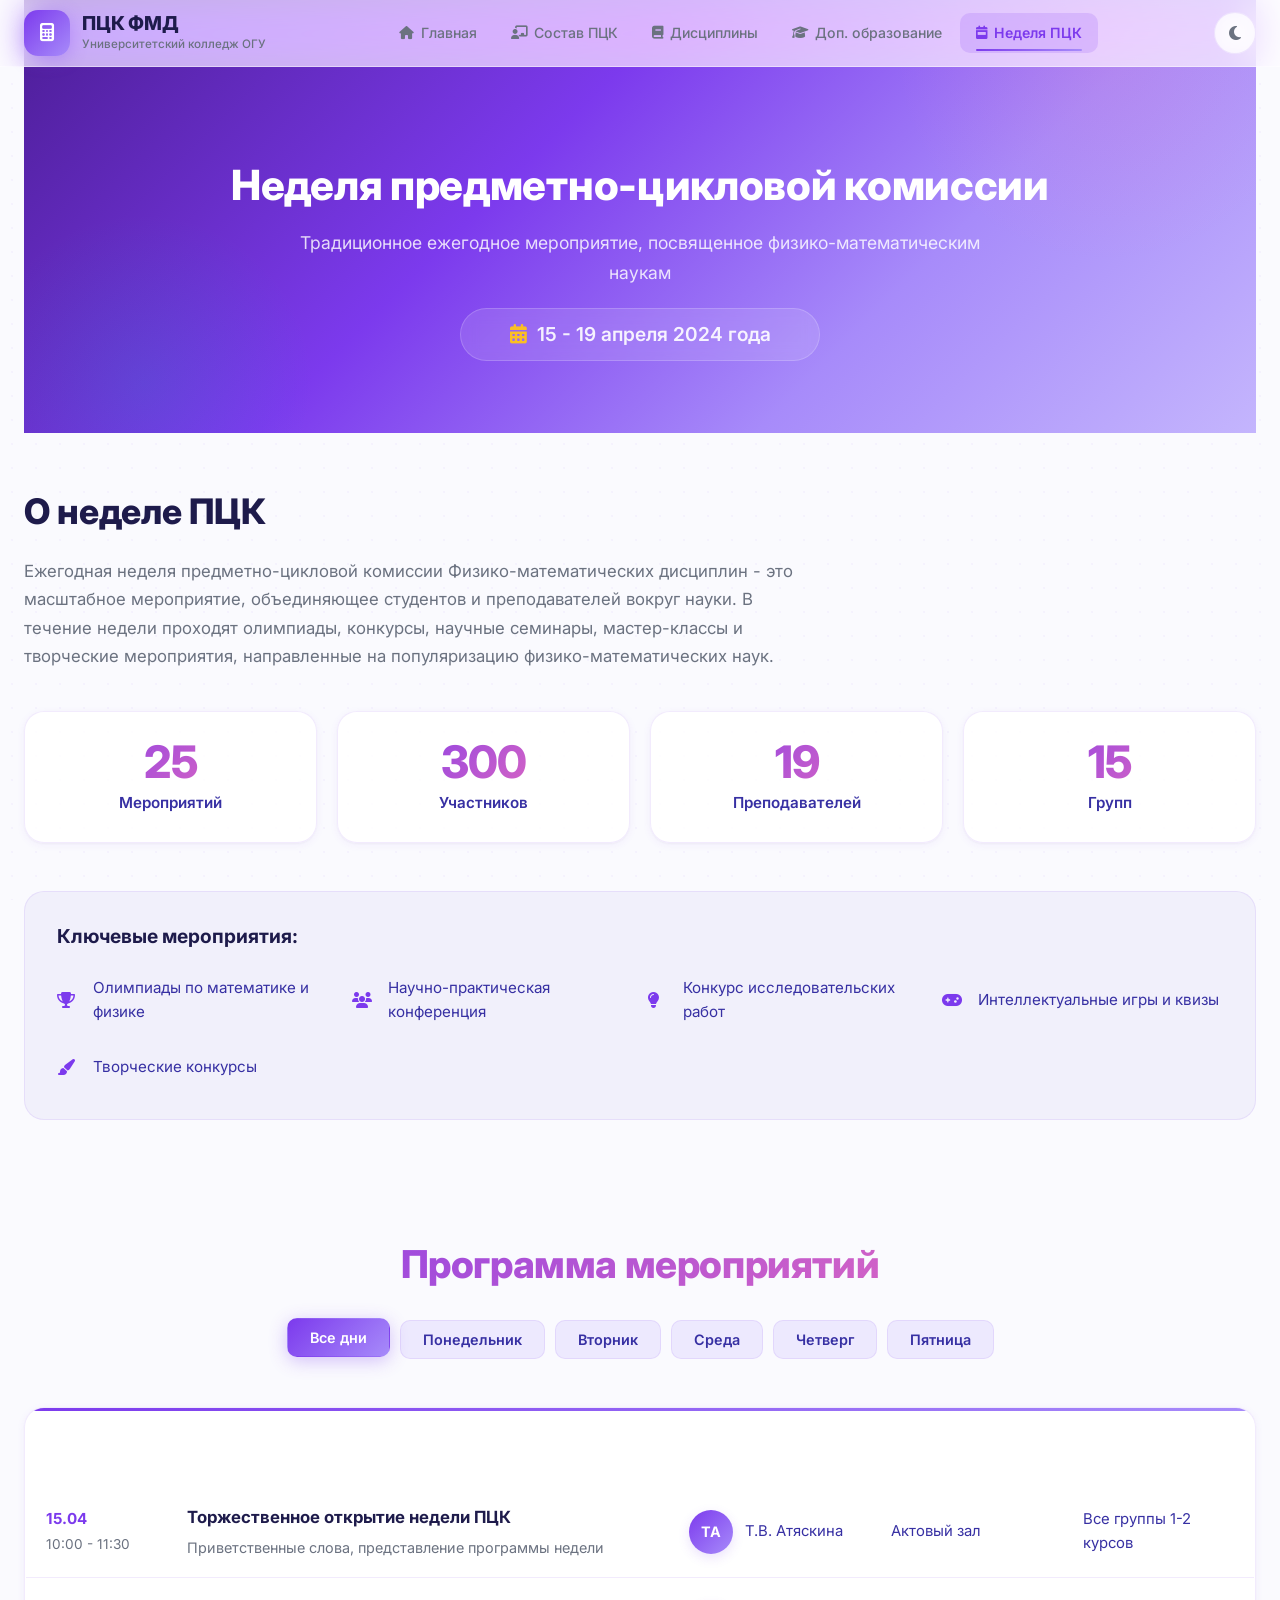
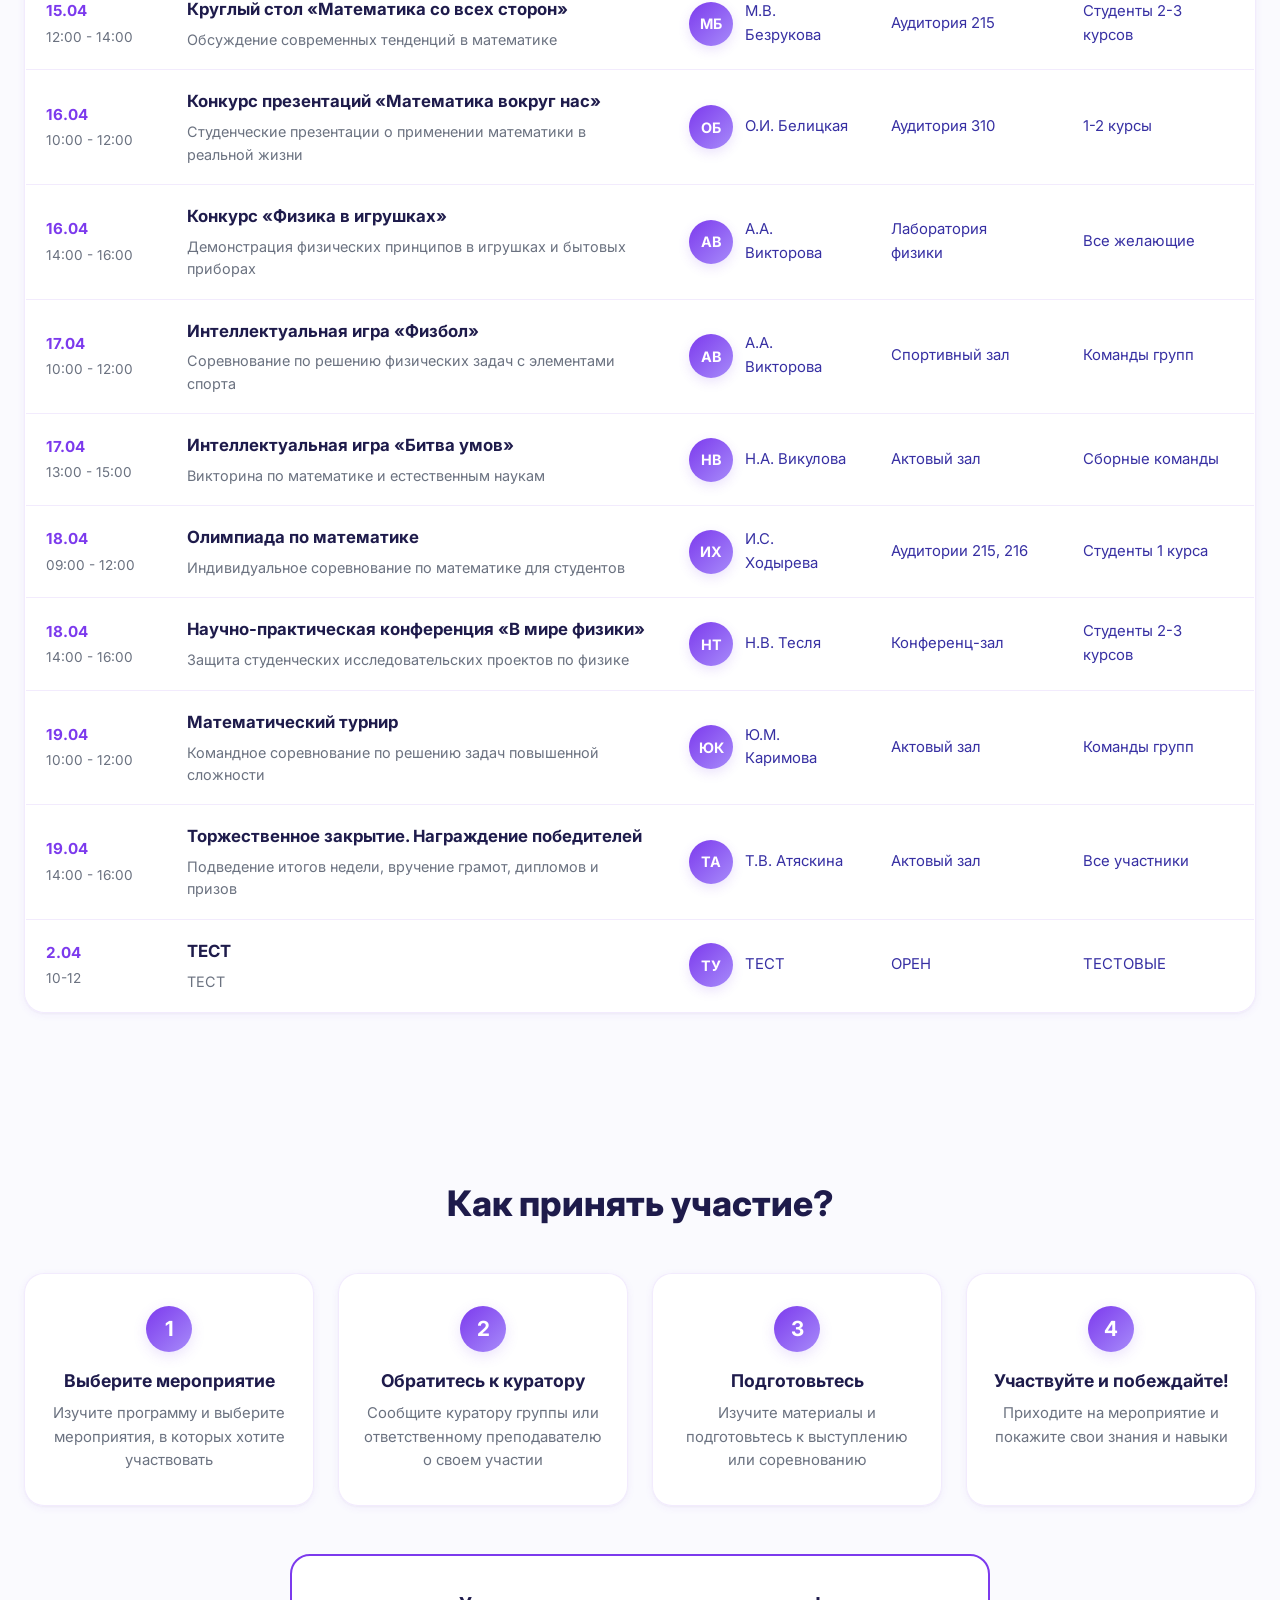
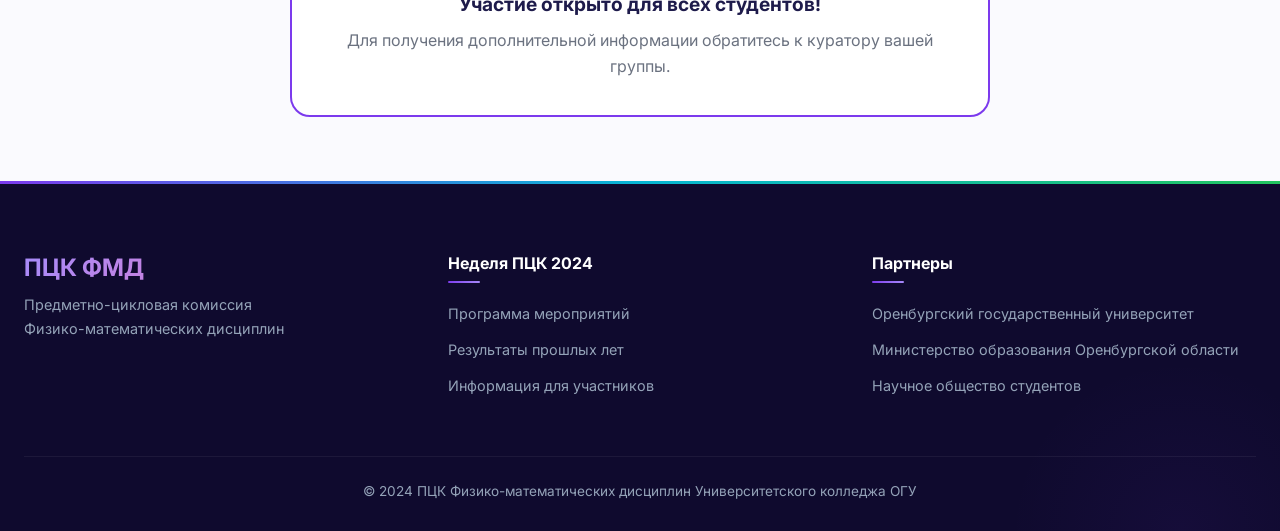
<file: week.html>
<!DOCTYPE html>
<html lang="ru">
<head>
    <meta charset="UTF-8">
    <meta name="viewport" content="width=device-width, initial-scale=1.0">
    <title>Неделя ПЦК | ПЦК Физико-математических дисциплин</title>
    <link rel="stylesheet" href="css/style.css">
    <link rel="stylesheet" href="css/table.css">
    <link rel="stylesheet" href="css/responsive.css">
    <link rel="stylesheet" href="https://cdnjs.cloudflare.com/ajax/libs/font-awesome/6.4.0/css/all.min.css">
<style>
    .event-info { padding: 56px 0; }
    .event-description h2 { font-size: 2.2rem; color: var(--text); margin-bottom: 24px; font-weight: 800; }
    .event-description > p { color: var(--text-3); font-size: 1.05rem; line-height: 1.7; margin-bottom: 40px; max-width: 780px; }

    .event-stats { display: grid; grid-template-columns: repeat(auto-fit, minmax(150px, 1fr)); gap: 20px; margin-top: 40px; }
    .event-stats .stat { text-align: center; padding: 28px 18px; background: var(--bg-card); border-radius: var(--radius); border: 1px solid var(--border); transition: all .3s var(--ease); box-shadow: var(--sh-sm); }
    .event-stats .stat:hover { transform: translateY(-6px); box-shadow: var(--sh-lg); border-color: var(--primary-glow); }
    .event-stats .stat-number { font-size: 2.8rem; font-weight: 800; color: var(--primary); margin-bottom: 6px; display: block; letter-spacing: -1px; }
    .event-stats .stat-label { color: var(--text-2); font-size: .95rem; font-weight: 600; }

    .event-highlights { background: var(--bg-alt); border-radius: var(--radius); padding: 32px; margin-top: 48px; border: 1px solid var(--border); }
    .event-highlights h3 { color: var(--text); margin-bottom: 20px; font-size: 1.2rem; }
    .highlights-list { list-style: none; padding: 0; margin: 0; display: grid; grid-template-columns: repeat(auto-fit, minmax(250px, 1fr)); gap: 14px; }
    .highlights-list li { display: flex; align-items: center; gap: 12px; color: var(--text-2); font-size: .95rem; padding: 8px 0; }
    .highlights-list li i { color: var(--primary); font-size: 1rem; width: 24px; flex-shrink: 0; }

    .program-section { padding: 64px 0; }
    .program-filters { display: flex; gap: 10px; flex-wrap: wrap; justify-content: center; margin: 32px 0 48px; }

    .participation-section { padding: 64px 0; }
    .participation-info h2 { font-size: 2.2rem; color: var(--text); margin-bottom: 48px; text-align: center; font-weight: 800; }
    .participation-steps { display: grid; grid-template-columns: repeat(auto-fit, minmax(230px, 1fr)); gap: 24px; margin-bottom: 48px; }
    .step { text-align: center; padding: 32px 24px; background: var(--bg-card); border-radius: var(--radius); border: 1px solid var(--border); transition: all .3s var(--ease); box-shadow: var(--sh-sm); }
    .step:hover { transform: translateY(-6px); box-shadow: var(--sh-lg); border-color: var(--primary-glow); }
    .step-number { width: 46px; height: 46px; background: var(--grad-brand); color: #fff; border-radius: 50%; display: flex; align-items: center; justify-content: center; font-size: 1.3rem; font-weight: 700; margin: 0 auto 18px; box-shadow: 0 4px 14px var(--primary-glow); }
    .step h3 { color: var(--text); margin-bottom: 10px; font-size: 1.1rem; }
    .step p { color: var(--text-3); line-height: 1.6; margin: 0; font-size: .93rem; }

    .registration-cta { background: var(--bg-card); border-radius: var(--radius); padding: 36px; text-align: center; border: 2px solid var(--primary); max-width: 700px; margin: 0 auto; }
    .registration-cta h3 { color: var(--text); margin-bottom: 12px; font-size: 1.2rem; }
    .registration-cta p { color: var(--text-3); font-size: 1rem; line-height: 1.6; margin: 0; }

    .page-header .event-date-main { display: flex; align-items: center; justify-content: center; gap: 10px; font-size: 1.2rem; color: rgba(255,255,255,.9); margin-top: 20px; font-weight: 600; background: rgba(255,255,255,.12); padding: 10px 24px; border-radius: 40px; backdrop-filter: blur(8px); border: 1px solid rgba(255,255,255,.18); max-width: 360px; margin-left: auto; margin-right: auto; }
    .page-header .event-date-main i { color: #fbbf24; }

    @media (max-width: 768px) {
        .event-stats { grid-template-columns: repeat(2, 1fr); }
        .highlights-list { grid-template-columns: 1fr; }
        .participation-steps { grid-template-columns: repeat(2, 1fr); }
    }
    @media (max-width: 576px) {
        .event-stats, .participation-steps { grid-template-columns: 1fr; }
    }
</style>
</head>
<body>
    <header class="header">
        <div class="container">
            <div class="header-wrapper">
                <a href="index.html" class="logo">
                    <div class="logo-icon"><i class="fas fa-calculator"></i></div>
                    <div class="logo-text"><h1>ПЦК ФМД</h1><p>Университетский колледж ОГУ</p></div>
                </a>
                <nav class="nav">
                    <ul class="nav-list">
                        <li><a href="index.html"><i class="fas fa-home"></i> Главная</a></li>
                        <li><a href="staff.html"><i class="fas fa-chalkboard-teacher"></i> Состав ПЦК</a></li>
                        <li><a href="disciplines.html"><i class="fas fa-book"></i> Дисциплины</a></li>
                        <li><a href="additional-edu.html"><i class="fas fa-graduation-cap"></i> Доп. образование</a></li>
                        <li><a href="week.html" class="active"><i class="fas fa-calendar-week"></i> Неделя ПЦК</a></li>
                    </ul>
                </nav>
                <div class="header-controls">
                    <button class="theme-toggle" id="themeToggle" aria-label="Переключить тему"><i class="fas fa-moon"></i></button>
                    <button class="mobile-menu-btn"><span></span><span></span><span></span></button>
                </div>
            </div>
        </div>
    </header>

    <main class="main-content">
        <div class="container">
            <div class="page-header">
                <h1 class="page-title">Неделя предметно-цикловой комиссии</h1>
                <p class="page-subtitle">Традиционное ежегодное мероприятие, посвященное физико-математическим наукам</p>
                <div class="event-date-main"><i class="fas fa-calendar-alt"></i><span>15 - 19 апреля 2024 года</span></div>
            </div>

            <div class="event-info">
                <div class="event-description">
                    <h2>О неделе ПЦК</h2>
                    <p id="week-description">Загрузка...</p>
                    <div class="event-stats" id="week-stats"></div>
                </div>
                <div class="event-highlights">
                    <h3>Ключевые мероприятия:</h3>
                    <ul class="highlights-list" id="week-highlights"></ul>
                </div>
            </div>

            <div class="program-section">
                <h2 class="section-title">Программа мероприятий</h2>
                <div class="program-filters">
                    <button class="filter-btn active" data-day="all">Все дни</button>
                    <button class="filter-btn" data-day="mon">Понедельник</button>
                    <button class="filter-btn" data-day="tue">Вторник</button>
                    <button class="filter-btn" data-day="wed">Среда</button>
                    <button class="filter-btn" data-day="thu">Четверг</button>
                    <button class="filter-btn" data-day="fri">Пятница</button>
                </div>
                <div class="table-responsive">
                    <table class="events-table">
                        <thead><tr><th>Дата и время</th><th>Мероприятие</th><th>Ответственный</th><th>Место проведения</th><th>Участники</th></tr></thead>
                        <tbody id="week-events-body">
                            <tr><td colspan="5" style="text-align:center;padding:40px;">Загрузка данных...</td></tr>
                        </tbody>
                    </table>
                </div>
            </div>

            <div class="participation-section">
                <div class="participation-info">
                    <h2>Как принять участие?</h2>
                    <div class="participation-steps">
                        <div class="step animate-on-scroll"><div class="step-number">1</div><h3>Выберите мероприятие</h3><p>Изучите программу и выберите мероприятия, в которых хотите участвовать</p></div>
                        <div class="step animate-on-scroll"><div class="step-number">2</div><h3>Обратитесь к куратору</h3><p>Сообщите куратору группы или ответственному преподавателю о своем участии</p></div>
                        <div class="step animate-on-scroll"><div class="step-number">3</div><h3>Подготовьтесь</h3><p>Изучите материалы и подготовьтесь к выступлению или соревнованию</p></div>
                        <div class="step animate-on-scroll"><div class="step-number">4</div><h3>Участвуйте и побеждайте!</h3><p>Приходите на мероприятие и покажите свои знания и навыки</p></div>
                    </div>
                    <div class="registration-cta animate-on-scroll">
                        <h3>Участие открыто для всех студентов!</h3>
                        <p>Для получения дополнительной информации обратитесь к куратору вашей группы.</p>
                    </div>
                </div>
            </div>
        </div>
    </main>

    <footer class="footer">
        <div class="container">
            <div class="footer-grid">
                <div class="footer-col"><div class="footer-logo"><h3>ПЦК ФМД</h3><p>Предметно-цикловая комиссия<br>Физико-математических дисциплин</p></div></div>
                <div class="footer-col"><h4>Неделя ПЦК 2024</h4><ul class="footer-links"><li><a href="#">Программа мероприятий</a></li><li><a href="#">Результаты прошлых лет</a></li><li><a href="#">Информация для участников</a></li></ul></div>
                <div class="footer-col"><h4>Партнеры</h4><ul class="footer-links"><li><a href="#">Оренбургский государственный университет</a></li><li><a href="#">Министерство образования Оренбургской области</a></li><li><a href="#">Научное общество студентов</a></li></ul></div>
            </div>
            <div class="footer-bottom"><p>&copy; 2024 ПЦК Физико-математических дисциплин Университетского колледжа ОГУ</p></div>
        </div>
    </footer>

    <script src="js/script.js"></script>
    <script>
        (function() {
            function escapeHtml(s) { var d = document.createElement('div'); d.textContent = s; return d.innerHTML; }
            var highlightIcons = ['fas fa-trophy','fas fa-users','fas fa-lightbulb','fas fa-gamepad','fas fa-paint-brush','fas fa-star','fas fa-medal','fas fa-flag'];

            fetch('content/week.json?t=' + Date.now()).then(function(r) { return r.json(); })
                .then(function(data) {
                    var dateEl = document.querySelector('.event-date-main span');
                    if (dateEl && data.dateRange) dateEl.textContent = data.dateRange;

                    var descEl = document.getElementById('week-description');
                    if (descEl && data.description) descEl.textContent = data.description;

                    var statsEl = document.getElementById('week-stats');
                    if (statsEl && data.stats) {
                        var sm = [{key:'events',label:'Мероприятий'},{key:'participants',label:'Участников'},{key:'teachers',label:'Преподавателей'},{key:'groups',label:'Групп'}];
                        statsEl.innerHTML = sm.map(function(s) {
                            return '<div class="stat"><div class="stat-number" data-count="'+(data.stats[s.key]||0)+'">0</div><div class="stat-label">'+s.label+'</div></div>';
                        }).join('');
                    }

                    var hlEl = document.getElementById('week-highlights');
                    if (hlEl && data.highlights) {
                        hlEl.innerHTML = data.highlights.map(function(h, i) {
                            return '<li><i class="'+(highlightIcons[i]||'fas fa-star')+'"></i> '+escapeHtml(h)+'</li>';
                        }).join('');
                    }

                    var tbody = document.getElementById('week-events-body');
                    if (tbody && data.events) {
                        tbody.innerHTML = data.events.map(function(ev) {
                            return '<tr data-day="'+escapeHtml(ev.day)+'">' +
                                '<td><div class="event-time"><div class="event-date">'+escapeHtml(ev.date)+'</div><div class="event-hour">'+escapeHtml(ev.time)+'</div></div></td>' +
                                '<td><div class="event-name">'+escapeHtml(ev.name)+'</div><div class="event-description">'+escapeHtml(ev.description)+'</div></td>' +
                                '<td><div class="event-responsible"><div class="responsible-avatar">'+escapeHtml(ev.initials)+'</div><span>'+escapeHtml(ev.responsible)+'</span></div></td>' +
                                '<td>'+escapeHtml(ev.location)+'</td><td>'+escapeHtml(ev.participants)+'</td></tr>';
                        }).join('');
                    }
                    initFilters();
                    if (typeof IntersectionObserver !== 'undefined') {
                        var obs = new IntersectionObserver(function(entries) {
                            entries.forEach(function(entry) {
                                if (entry.isIntersecting) {
                                    var el = entry.target, count = parseInt(el.dataset.count);
                                    if (!el.classList.contains('counted') && count) {
                                        var start = null;
                                        function step(ts) { if (!start) start = ts; var p = Math.min((ts-start)/1200,1); el.textContent = Math.floor(p*count); if (p<1) requestAnimationFrame(step); }
                                        requestAnimationFrame(step);
                                        el.classList.add('counted');
                                    }
                                }
                            });
                        }, {threshold:.3});
                        document.querySelectorAll('#week-stats .stat-number[data-count]').forEach(function(el) { obs.observe(el); });
                    }
                })
                .catch(function() {
                    var tbody = document.getElementById('week-events-body');
                    if (tbody) tbody.innerHTML = '<tr><td colspan="5" style="text-align:center;padding:40px;color:#ef4444;">Ошибка загрузки данных</td></tr>';
                });

            function initFilters() {
                document.querySelectorAll('.program-filters .filter-btn').forEach(function(btn) {
                    btn.addEventListener('click', function() {
                        document.querySelectorAll('.program-filters .filter-btn').forEach(function(b) { b.classList.remove('active'); });
                        this.classList.add('active');
                        var day = this.dataset.day;
                        document.querySelectorAll('.events-table tbody tr').forEach(function(row) {
                            row.style.display = (day === 'all' || row.dataset.day === day) ? 'table-row' : 'none';
                        });
                    });
                });
            }
        })();
    </script>
</body>
</html>
</file>
<file: css/style.css>
/* ================================================
   ПЦК ФМД — Premium Design System v2
   Glassmorphism, animated gradients, glow effects
   ================================================ */

@import url('https://fonts.googleapis.com/css2?family=Inter:wght@300;400;500;600;700;800;900&display=swap');

*, *::before, *::after { margin: 0; padding: 0; box-sizing: border-box; }

/* ========== DESIGN TOKENS ========== */
:root {
    /* Brand */
    --primary: #7c3aed;
    --primary-light: #a78bfa;
    --primary-dark: #6d28d9;
    --primary-glow: rgba(124,58,237,.15);
    --secondary: #06b6d4;
    --secondary-dark: #0891b2;
    --accent: #f472b6;
    --accent-glow: rgba(244,114,182,.15);
    --success: #22c55e;
    --warning: #f59e0b;
    --danger: #ef4444;

    /* Surfaces */
    --bg: #fafafe;
    --bg-alt: #f1f0fb;
    --bg-card: rgba(255,255,255,.85);
    --bg-code: #f1f5f9;
    --surface: #ede9fe;
    --glass: rgba(255,255,255,.65);
    --glass-border: rgba(255,255,255,.45);

    /* Text */
    --text: #1e1b4b;
    --text-2: #3730a3;
    --text-3: #6b7280;
    --text-inv: #f8fafc;

    /* Borders */
    --border: rgba(124,58,237,.1);
    --border-2: rgba(124,58,237,.18);

    /* Gradients */
    --grad-hero: linear-gradient(135deg, #4c1d95 0%, #7c3aed 40%, #a78bfa 70%, #c4b5fd 100%);
    --grad-brand: linear-gradient(135deg, #7c3aed, #a78bfa);
    --grad-hot: linear-gradient(135deg, #ec4899, #f97316);
    --grad-ocean: linear-gradient(135deg, #06b6d4, #3b82f6);
    --grad-aurora: linear-gradient(135deg, #7c3aed 0%, #06b6d4 50%, #22c55e 100%);
    --grad-mission: linear-gradient(135deg, #1e1b4b 0%, #4c1d95 40%, #7c3aed 100%);
    --grad-card-border: linear-gradient(135deg, var(--primary), var(--accent), var(--secondary));

    /* Shadows */
    --sh-xs: 0 1px 2px rgba(124,58,237,.04);
    --sh-sm: 0 2px 8px rgba(124,58,237,.06), 0 1px 3px rgba(0,0,0,.04);
    --sh-md: 0 8px 24px rgba(124,58,237,.1);
    --sh-lg: 0 16px 48px rgba(124,58,237,.14);
    --sh-xl: 0 24px 64px rgba(124,58,237,.18);
    --sh-glow: 0 0 30px rgba(124,58,237,.2), 0 0 60px rgba(124,58,237,.08);
    --sh-glow-accent: 0 0 30px rgba(244,114,182,.15);

    /* Misc */
    --radius: 20px;
    --radius-sm: 14px;
    --radius-xs: 10px;
    --ease: cubic-bezier(.4, 0, .2, 1);
    --ease-spring: cubic-bezier(.16, 1, .3, 1);
    --ease-bounce: cubic-bezier(.34, 1.56, .64, 1);
    --font: 'Inter', -apple-system, BlinkMacSystemFont, sans-serif;

    /* Footer */
    --footer-bg: #0f0a2e;
    --footer-text: #e2e8f0;
    --footer-muted: #94a3b8;
}

/* ========== DARK THEME ========== */
[data-theme="dark"] {
    --bg: #0a0a1a;
    --bg-alt: #0e0e24;
    --bg-card: rgba(18,18,52,.85);
    --bg-code: #18183a;
    --surface: #14142e;
    --glass: rgba(18,18,52,.7);
    --glass-border: rgba(124,58,237,.2);

    --text: #eef0ff;
    --text-2: #c4b5fd;
    --text-3: #7b7fa8;

    --border: rgba(124,58,237,.12);
    --border-2: rgba(124,58,237,.22);

    --sh-xs: 0 1px 2px rgba(0,0,0,.3);
    --sh-sm: 0 2px 8px rgba(0,0,0,.25);
    --sh-md: 0 8px 24px rgba(0,0,0,.35);
    --sh-lg: 0 16px 48px rgba(0,0,0,.4);
    --sh-xl: 0 24px 64px rgba(0,0,0,.5);
    --sh-glow: 0 0 40px rgba(124,58,237,.25), 0 0 80px rgba(124,58,237,.1);

    --footer-bg: #050510;
    --footer-text: #d1d5e8;
    --footer-muted: #6b6e94;
}

/* ========== BASE ========== */
html { scroll-behavior: smooth; overflow-x: hidden; }

body {
    font-family: var(--font);
    line-height: 1.6;
    color: var(--text);
    background: var(--bg);
    overflow-x: hidden;
    -webkit-font-smoothing: antialiased;
    -moz-osx-font-smoothing: grayscale;
    transition: background .4s var(--ease), color .4s var(--ease);
}

/* Subtle dot pattern on body */
body::before {
    content: '';
    position: fixed;
    inset: 0;
    background-image: radial-gradient(rgba(124,58,237,.04) 1px, transparent 1px);
    background-size: 24px 24px;
    pointer-events: none;
    z-index: 0;
}
[data-theme="dark"] body::before {
    background-image: radial-gradient(rgba(124,58,237,.06) 1px, transparent 1px);
}

::selection { background: var(--primary); color: #fff; }

.container { width: 100%; max-width: 1280px; margin: 0 auto; padding: 0 24px; position: relative; z-index: 1; }

/* ========== TYPOGRAPHY ========== */
h1, h2, h3, h4, h5, h6 { font-weight: 700; line-height: 1.25; }
h1 { font-size: 3rem; }
h2 { font-size: 2.2rem; }
h3 { font-size: 1.35rem; }

.section-title {
    font-size: 2.4rem;
    font-weight: 800;
    text-align: center;
    margin-bottom: 12px;
    letter-spacing: -.4px;
    color: var(--text);
    background: linear-gradient(135deg, var(--primary), var(--accent));
    -webkit-background-clip: text;
    -webkit-text-fill-color: transparent;
    background-clip: text;
}
.section-subtitle {
    text-align: center;
    color: var(--text-3);
    font-size: 1.05rem;
    max-width: 700px;
    margin: 0 auto 3rem;
    line-height: 1.7;
}

/* ========== ANIMATIONS ========== */
@keyframes fadeInUp {
    from { opacity: 0; transform: translateY(28px); }
    to { opacity: 1; transform: translateY(0); }
}
@keyframes float {
    0%, 100% { transform: translateY(0) rotate(0deg); }
    33% { transform: translateY(-10px) rotate(2deg); }
    66% { transform: translateY(-6px) rotate(-1deg); }
}
@keyframes gradientShift {
    0% { background-position: 0% 50%; }
    50% { background-position: 100% 50%; }
    100% { background-position: 0% 50%; }
}
@keyframes pulse { 0%, 100% { opacity: 1; } 50% { opacity: .6; } }
@keyframes spin { to { transform: rotate(360deg); } }
@keyframes glow {
    0%, 100% { box-shadow: 0 0 20px rgba(124,58,237,.15); }
    50% { box-shadow: 0 0 40px rgba(124,58,237,.3), 0 0 60px rgba(124,58,237,.1); }
}
@keyframes borderRotate {
    to { --border-angle: 360deg; }
}
@keyframes orbFloat {
    0%, 100% { transform: translate(0, 0) scale(1); }
    25% { transform: translate(30px, -20px) scale(1.1); }
    50% { transform: translate(-10px, -35px) scale(.95); }
    75% { transform: translate(-25px, 10px) scale(1.05); }
}

.animate-on-scroll {
    opacity: 0;
    transform: translateY(24px);
    transition: opacity .7s var(--ease-spring), transform .7s var(--ease-spring);
}
.animate-on-scroll.animated { opacity: 1; transform: translateY(0); }

/* ========== BUTTONS ========== */
.btn {
    display: inline-flex;
    align-items: center;
    justify-content: center;
    padding: 13px 28px;
    font-size: .92rem;
    font-weight: 600;
    font-family: var(--font);
    text-decoration: none;
    border-radius: var(--radius-sm);
    border: none;
    cursor: pointer;
    gap: 8px;
    transition: all .3s var(--ease-bounce);
    position: relative;
    overflow: hidden;
}
.btn::after {
    content: '';
    position: absolute;
    inset: 0;
    background: linear-gradient(135deg, transparent 40%, rgba(255,255,255,.15) 50%, transparent 60%);
    background-size: 250% 100%;
    transition: background-position .5s var(--ease);
}
.btn:hover::after { background-position: 100% 0; }
.btn:hover { transform: translateY(-3px); }
.btn:active { transform: scale(.97); }

.btn-primary {
    background: #fff;
    color: var(--primary-dark);
    box-shadow: 0 4px 18px rgba(0,0,0,.1);
}
.btn-primary:hover { box-shadow: 0 8px 30px rgba(0,0,0,.15); }

.btn-teachers {
    background: var(--grad-hot);
    color: #fff;
    box-shadow: 0 4px 18px rgba(236,72,153,.25);
}
.btn-teachers:hover { box-shadow: 0 8px 30px rgba(236,72,153,.35); }

.btn-secondary {
    background: rgba(255,255,255,.1);
    color: #fff;
    border: 1px solid rgba(255,255,255,.25);
    backdrop-filter: blur(12px);
}
.btn-secondary:hover { background: rgba(255,255,255,.2); border-color: rgba(255,255,255,.4); }

.btn-outline {
    background: transparent;
    color: var(--primary);
    border: 2px solid var(--primary);
}
.btn-outline:hover { background: var(--primary); color: #fff; box-shadow: var(--sh-glow); }

/* ========== HEADER ========== */
.header {
    position: fixed;
    top: 0; left: 0; width: 100%;
    z-index: 1000;
    background: var(--glass);
    border-bottom: 1px solid var(--glass-border);
    padding: 10px 0;
    transition: all .4s var(--ease);
    backdrop-filter: blur(20px) saturate(1.8);
    -webkit-backdrop-filter: blur(20px) saturate(1.8);
}
.header.scrolled { box-shadow: var(--sh-md); background: var(--glass); }

.header-wrapper {
    display: flex;
    align-items: center;
    justify-content: space-between;
    gap: 24px;
}

.logo {
    display: flex;
    align-items: center;
    gap: 12px;
    text-decoration: none;
    transition: transform .3s var(--ease-bounce);
}
.logo:hover { transform: translateY(-2px) scale(1.02); }

.logo-icon {
    width: 46px; height: 46px;
    background: var(--grad-brand);
    border-radius: 14px;
    display: flex; align-items: center; justify-content: center;
    color: #fff;
    font-size: 1.15rem;
    box-shadow: 0 4px 18px rgba(124,58,237,.3);
    flex-shrink: 0;
    animation: glow 4s ease-in-out infinite;
}
.logo-text h1 {
    font-size: 1.2rem;
    font-weight: 800;
    margin: 0;
    color: var(--text);
    letter-spacing: -.2px;
    line-height: 1.2;
}
.logo-text p {
    font-size: .73rem;
    color: var(--text-3);
    margin: 0;
    font-weight: 500;
}

/* Navigation */
.nav-list {
    display: flex;
    list-style: none;
    gap: 2px;
}
.nav-list a {
    text-decoration: none;
    color: var(--text-3);
    font-weight: 500;
    font-size: .88rem;
    padding: 9px 16px;
    border-radius: var(--radius-xs);
    transition: all .25s var(--ease);
    display: flex;
    align-items: center;
    gap: 7px;
    position: relative;
}
.nav-list a::after {
    content: '';
    position: absolute;
    bottom: 2px; left: 16px; right: 16px;
    height: 2px;
    background: var(--grad-brand);
    border-radius: 2px;
    transform: scaleX(0);
    transition: transform .3s var(--ease);
}
.nav-list a:hover { color: var(--primary); }
.nav-list a:hover::after { transform: scaleX(1); }
.nav-list a.active {
    color: var(--primary);
    background: var(--primary-glow);
    font-weight: 600;
}
.nav-list a.active::after { transform: scaleX(1); }
.nav-list a i { font-size: .82rem; }

/* Header controls */
.header-controls { display: flex; align-items: center; gap: 10px; }

.theme-toggle {
    width: 42px; height: 42px;
    background: var(--glass);
    border: 1px solid var(--border);
    border-radius: 50%;
    display: flex; align-items: center; justify-content: center;
    cursor: pointer;
    color: var(--text-3);
    font-size: 1rem;
    transition: all .3s var(--ease-bounce);
    backdrop-filter: blur(8px);
}
.theme-toggle:hover {
    color: var(--primary);
    border-color: var(--primary);
    background: var(--primary-glow);
    transform: rotate(20deg) scale(1.1);
    box-shadow: var(--sh-glow);
}

.mobile-menu-btn {
    display: none;
    flex-direction: column;
    gap: 5px;
    background: none;
    border: none;
    cursor: pointer;
    padding: 8px;
    z-index: 1001;
}
.mobile-menu-btn span {
    width: 22px; height: 2px;
    background: var(--text-3);
    border-radius: 2px;
    transition: all .3s var(--ease);
}

/* ========== HERO ========== */
.hero {
    padding: 150px 0 110px;
    background: var(--grad-hero);
    position: relative;
    overflow: hidden;
}
/* Animated mesh orbs */
.hero::before {
    content: '';
    position: absolute;
    width: 600px; height: 600px;
    border-radius: 50%;
    background: radial-gradient(circle, rgba(244,114,182,.2), transparent 60%);
    top: -200px; right: -100px;
    animation: orbFloat 15s ease-in-out infinite;
    pointer-events: none;
}
.hero::after {
    content: '';
    position: absolute;
    width: 500px; height: 500px;
    border-radius: 50%;
    background: radial-gradient(circle, rgba(6,182,212,.15), transparent 60%);
    bottom: -150px; left: -100px;
    animation: orbFloat 20s ease-in-out infinite reverse;
    pointer-events: none;
}

.hero .container {
    display: flex;
    align-items: center;
    justify-content: space-between;
    gap: 48px;
    position: relative;
    z-index: 2;
}
.hero-content {
    flex: 1;
    display: flex;
    flex-direction: column;
    gap: 18px;
}
.hero-title {
    font-size: 2.8rem;
    font-weight: 800;
    line-height: 1.12;
    color: #fff;
    letter-spacing: -.5px;
    text-shadow: 0 2px 30px rgba(0,0,0,.15);
}
.hero-subtitle {
    font-size: 1.08rem;
    color: rgba(255,255,255,.82);
    line-height: 1.7;
    max-width: 560px;
}
.hero-btns { display: flex; gap: 12px; flex-wrap: wrap; margin-top: 8px; }
.hero-cta { margin-top: 4px; }

/* Hero floating elements */
.hero-animated-elements {
    position: relative;
    width: 260px; height: 220px;
    flex-shrink: 0;
}
.hero-element {
    position: absolute;
    width: 76px; height: 76px;
    border-radius: 20px;
    display: flex;
    align-items: center;
    justify-content: center;
    color: #fff;
    font-size: 1.9rem;
    box-shadow: 0 12px 35px rgba(0,0,0,.25);
    border: 1px solid rgba(255,255,255,.2);
    animation: float 6s ease-in-out infinite;
    transition: transform .3s var(--ease-bounce);
    backdrop-filter: blur(8px);
}
.hero-element:hover { transform: scale(1.18) rotate(5deg); }
.hero-element.math-logo {
    top: 10px; right: 15px;
    background: linear-gradient(135deg, #3b82f6, #1d4ed8);
    animation-delay: 0s;
}
.hero-element.physics-logo {
    bottom: 35px; left: 0;
    background: linear-gradient(135deg, #ef4444, #dc2626);
    animation-delay: 1.2s;
}
.hero-element.informatics-logo {
    bottom: 5px; right: 55px;
    background: linear-gradient(135deg, #22c55e, #15803d);
    animation-delay: 2.4s;
}

/* ========== PAGE HEADER (inner pages) ========== */
.page-header {
    text-align: center;
    padding: 160px 0 72px;
    background: var(--grad-hero);
    color: #fff;
    margin-bottom: 0;
    position: relative;
    overflow: hidden;
}
.page-header::before {
    content: '';
    position: absolute;
    width: 500px; height: 500px;
    border-radius: 50%;
    background: radial-gradient(circle, rgba(244,114,182,.15), transparent 60%);
    top: -200px; right: -100px;
    animation: orbFloat 18s ease-in-out infinite;
    pointer-events: none;
}
.page-header::after {
    content: '';
    position: absolute;
    width: 400px; height: 400px;
    border-radius: 50%;
    background: radial-gradient(circle, rgba(6,182,212,.12), transparent 60%);
    bottom: -150px; left: -80px;
    animation: orbFloat 22s ease-in-out infinite reverse;
    pointer-events: none;
}
.page-title {
    font-size: 2.6rem;
    font-weight: 800;
    color: #fff;
    margin-bottom: 16px;
    letter-spacing: -.3px;
    position: relative;
    z-index: 1;
}
.page-subtitle {
    font-size: 1.1rem;
    color: rgba(255,255,255,.82);
    max-width: 700px;
    margin: 0 auto;
    line-height: 1.7;
    position: relative;
    z-index: 1;
}

/* ========== SECTIONS ========== */
.commission-section { padding: 80px 0; background: var(--bg-alt); position: relative; }
.tasks-section { padding: 80px 0; background: var(--bg); }
.mission-section {
    padding: 90px 0;
    background: var(--grad-mission);
    color: #fff;
    position: relative;
    overflow: hidden;
}
.mission-section::before {
    content: '';
    position: absolute;
    inset: 0;
    background:
        radial-gradient(ellipse at 20% 50%, rgba(124,58,237,.2), transparent 50%),
        radial-gradient(ellipse at 80% 30%, rgba(244,114,182,.12), transparent 50%),
        radial-gradient(ellipse at 60% 80%, rgba(6,182,212,.1), transparent 50%);
    pointer-events: none;
}
.stats-section { padding: 80px 0; background: var(--bg-alt); }

.commission-header { text-align: center; margin-bottom: 52px; }
.commission-header h2 {
    font-size: 2.4rem;
    font-weight: 800;
    margin-bottom: 14px;
    letter-spacing: -.4px;
    background: linear-gradient(135deg, var(--primary), var(--accent));
    -webkit-background-clip: text;
    -webkit-text-fill-color: transparent;
    background-clip: text;
}
.commission-header .subtitle {
    font-size: 1.05rem;
    color: var(--text-3);
    max-width: 680px;
    margin: 0 auto;
    line-height: 1.7;
}

/* Commission cards */
.commission-cards {
    display: grid;
    grid-template-columns: repeat(auto-fit, minmax(300px, 1fr));
    gap: 24px;
}
.commission-card {
    background: var(--bg-card);
    border-radius: var(--radius);
    padding: 34px;
    border: 1px solid var(--border);
    transition: all .4s var(--ease-spring);
    box-shadow: var(--sh-sm);
    backdrop-filter: blur(12px);
    position: relative;
    overflow: hidden;
}
.commission-card::before {
    content: '';
    position: absolute;
    top: 0; left: 0; right: 0;
    height: 3px;
    background: var(--grad-aurora);
    opacity: 0;
    transition: opacity .4s var(--ease);
}
.commission-card:hover {
    transform: translateY(-8px);
    box-shadow: var(--sh-lg);
    border-color: rgba(124,58,237,.2);
}
.commission-card:hover::before { opacity: 1; }

.commission-card .icon {
    width: 56px; height: 56px;
    background: var(--grad-brand);
    border-radius: 16px;
    display: flex; align-items: center; justify-content: center;
    margin-bottom: 20px;
    color: #fff;
    font-size: 1.3rem;
    box-shadow: 0 6px 20px rgba(124,58,237,.25);
    transition: transform .4s var(--ease-bounce);
}
.commission-card:hover .icon { transform: scale(1.1) rotate(-5deg); }
.commission-card h3 { font-size: 1.2rem; color: var(--text); margin-bottom: 12px; font-weight: 700; }
.commission-card p { color: var(--text-3); line-height: 1.7; font-size: .95rem; }

/* Task items */
.tasks-grid {
    display: grid;
    grid-template-columns: repeat(auto-fit, minmax(340px, 1fr));
    gap: 16px;
    max-width: 1100px;
    margin: 0 auto;
}
.task-item {
    background: var(--bg-card);
    border-radius: var(--radius-sm);
    padding: 22px 24px;
    border: 1px solid var(--border);
    border-left: 4px solid transparent;
    border-image: var(--grad-brand) 1;
    border-image-slice: 0 0 0 4;
    display: flex;
    align-items: flex-start;
    gap: 16px;
    transition: all .3s var(--ease-spring);
    box-shadow: var(--sh-xs);
    backdrop-filter: blur(8px);
}
.task-item:hover {
    transform: translateX(6px);
    box-shadow: var(--sh-md);
    border-image-slice: 0 0 0 6;
}

.task-number {
    width: 36px; height: 36px;
    background: var(--grad-brand);
    color: #fff;
    border-radius: 50%;
    display: flex; align-items: center; justify-content: center;
    font-weight: 700;
    font-size: .9rem;
    flex-shrink: 0;
    box-shadow: 0 4px 14px rgba(124,58,237,.25);
}
.task-text { color: var(--text-2); line-height: 1.65; font-size: .95rem; }

/* Mission cards */
.mission-cards {
    display: grid;
    grid-template-columns: repeat(auto-fit, minmax(300px, 1fr));
    gap: 24px;
    position: relative;
    z-index: 1;
}
.mission-card {
    background: rgba(255,255,255,.06);
    backdrop-filter: blur(16px);
    -webkit-backdrop-filter: blur(16px);
    border-radius: 22px;
    padding: 36px;
    border: 1px solid rgba(255,255,255,.1);
    transition: all .4s var(--ease-spring);
}
.mission-card:hover {
    background: rgba(255,255,255,.12);
    transform: translateY(-8px);
    border-color: rgba(255,255,255,.25);
    box-shadow: 0 20px 50px rgba(0,0,0,.2);
}
.mission-card .mission-icon,
.mission-icon {
    width: 58px; height: 58px;
    background: rgba(255,255,255,.1);
    border-radius: 16px;
    display: flex; align-items: center; justify-content: center;
    color: #fff;
    font-size: 1.5rem;
    margin-bottom: 20px;
    border: 1px solid rgba(255,255,255,.1);
    transition: all .4s var(--ease-bounce);
}
.mission-card:hover .mission-icon { transform: scale(1.1) rotate(-5deg); background: rgba(255,255,255,.18); }
.mission-card h3 { color: #fff; font-size: 1.2rem; margin-bottom: 12px; }
.mission-card p { color: rgba(255,255,255,.72); line-height: 1.7; font-size: .95rem; }

/* Stats */
.stats-grid {
    display: grid;
    grid-template-columns: repeat(auto-fit, minmax(180px, 1fr));
    gap: 20px;
    text-align: center;
}
.stat-item {
    background: var(--bg-card);
    border-radius: var(--radius);
    padding: 34px 20px;
    border: 1px solid var(--border);
    transition: all .4s var(--ease-spring);
    box-shadow: var(--sh-sm);
    backdrop-filter: blur(12px);
    position: relative;
    overflow: hidden;
}
.stat-item::before {
    content: '';
    position: absolute;
    inset: -1px;
    border-radius: var(--radius);
    background: var(--grad-aurora);
    z-index: -1;
    opacity: 0;
    transition: opacity .4s var(--ease);
}
.stat-item::after {
    content: '';
    position: absolute;
    inset: 1px;
    border-radius: calc(var(--radius) - 1px);
    background: var(--bg-card);
    z-index: -1;
}
.stat-item:hover { transform: translateY(-8px); box-shadow: var(--sh-lg); }
.stat-item:hover::before { opacity: 1; }

.stat-number {
    font-size: 3.2rem;
    font-weight: 800;
    display: block;
    line-height: 1;
    margin-bottom: 10px;
    letter-spacing: -1px;
    background: linear-gradient(135deg, var(--primary), var(--accent));
    -webkit-background-clip: text;
    -webkit-text-fill-color: transparent;
    background-clip: text;
}
.stat-label { font-size: 1rem; color: var(--text-2); font-weight: 600; }

/* ========== CARDS (generic) ========== */
.mission-card, .teacher-card, .discipline-card, .program-card, .info-card, .stat-card {
    transition: all .4s var(--ease-spring);
}

/* Grids */
.disciplines-grid {
    display: grid;
    grid-template-columns: repeat(auto-fill, minmax(340px, 1fr));
    gap: 24px;
    margin: 40px 0;
}
.programs-container {
    display: grid;
    grid-template-columns: repeat(auto-fill, minmax(340px, 1fr));
    gap: 24px;
    margin: 40px 0;
}
.additional-info {
    display: grid;
    grid-template-columns: repeat(auto-fit, minmax(260px, 1fr));
    gap: 24px;
}
.grid-2 { display: grid; grid-template-columns: repeat(auto-fit, minmax(300px, 1fr)); gap: 24px; }
.grid-3 { display: grid; grid-template-columns: repeat(auto-fit, minmax(250px, 1fr)); gap: 20px; }

/* ========== INFO CARDS ========== */
.info-card {
    background: var(--bg-card);
    border-radius: var(--radius);
    padding: 34px;
    border: 1px solid var(--border);
    text-align: center;
    box-shadow: var(--sh-sm);
    transition: all .4s var(--ease-spring);
    backdrop-filter: blur(12px);
    position: relative;
    overflow: hidden;
}
.info-card::before {
    content: '';
    position: absolute;
    top: 0; left: 0; right: 0;
    height: 3px;
    background: var(--grad-brand);
    opacity: 0;
    transition: opacity .3s var(--ease);
}
.info-card:hover {
    transform: translateY(-8px);
    box-shadow: var(--sh-lg);
    border-color: rgba(124,58,237,.2);
}
.info-card:hover::before { opacity: 1; }
.info-card i { font-size: 2.2rem; color: var(--primary); margin-bottom: 18px; display: block; }
.info-card h3 { color: var(--text); margin-bottom: 12px; font-size: 1.15rem; }
.info-card p { color: var(--text-3); line-height: 1.7; font-size: .93rem; }

/* Advantage / discipline / stat icons */
.advantage-icon, .discipline-icon, .stat-icon {
    width: 64px; height: 64px;
    background: var(--grad-brand);
    border-radius: 18px;
    display: flex; align-items: center; justify-content: center;
    color: #fff;
    font-size: 1.5rem;
    margin-bottom: 18px;
    box-shadow: 0 6px 20px rgba(124,58,237,.25);
    transition: transform .4s var(--ease-bounce);
}
.info-card:hover .advantage-icon,
.discipline-card:hover .discipline-icon,
.stat-card:hover .stat-icon { transform: scale(1.1) rotate(-5deg); }

/* ========== QUICK STATS (staff page) ========== */
.quick-stats {
    display: grid;
    grid-template-columns: repeat(auto-fit, minmax(200px, 1fr));
    gap: 20px;
    margin: 48px 0;
}
.stat-card {
    background: var(--bg-card);
    border-radius: var(--radius);
    padding: 26px;
    display: flex;
    align-items: center;
    gap: 18px;
    border: 1px solid var(--border);
    transition: all .4s var(--ease-spring);
    box-shadow: var(--sh-sm);
    backdrop-filter: blur(12px);
}
.stat-card:hover {
    transform: translateY(-6px);
    box-shadow: var(--sh-lg);
    border-color: rgba(124,58,237,.2);
}
.stat-card .stat-icon {
    width: 58px; height: 58px;
    background: var(--grad-brand);
    border-radius: 16px;
    display: flex; align-items: center; justify-content: center;
    color: #fff;
    font-size: 1.4rem;
    flex-shrink: 0;
    box-shadow: 0 6px 18px rgba(124,58,237,.25);
}
.stat-card .stat-info h3 {
    font-size: 2rem;
    margin-bottom: 2px;
    font-weight: 800;
    background: linear-gradient(135deg, var(--primary), var(--accent));
    -webkit-background-clip: text;
    -webkit-text-fill-color: transparent;
    background-clip: text;
}
.stat-card .stat-info p { color: var(--text-3); margin: 0; font-size: .9rem; }

/* ========== DISCIPLINE CARDS ========== */
.discipline-card {
    background: var(--bg-card);
    border-radius: var(--radius);
    padding: 34px;
    border: 1px solid var(--border);
    box-shadow: var(--sh-sm);
    transition: all .4s var(--ease-spring);
    position: relative;
    overflow: hidden;
    backdrop-filter: blur(12px);
}
.discipline-card::before {
    content: '';
    position: absolute;
    top: 0; left: 0;
    width: 4px; height: 100%;
    background: var(--grad-ocean);
    border-radius: 4px 0 0 4px;
    transition: width .4s var(--ease);
}
.discipline-card:hover { transform: translateY(-8px); box-shadow: var(--sh-lg); }
.discipline-card:hover::before { width: 6px; }

.discipline-icon {
    width: 64px; height: 64px;
    background: var(--grad-brand);
    border-radius: 18px;
    display: flex; align-items: center; justify-content: center;
    color: #fff;
    font-size: 1.6rem;
    margin-bottom: 20px;
    box-shadow: 0 6px 20px rgba(124,58,237,.25);
}
.discipline-card h3 { font-size: 1.2rem; color: var(--text); margin-bottom: 12px; }
.discipline-description { color: var(--text-3); line-height: 1.7; font-size: .93rem; margin-bottom: 18px; }

.specialties { display: flex; flex-wrap: wrap; gap: 8px; padding-top: 18px; border-top: 1px solid var(--border); }
.specialty-tag {
    background: rgba(6,182,212,.08);
    color: var(--secondary-dark);
    padding: 6px 14px;
    border-radius: 20px;
    font-size: .82rem;
    font-weight: 600;
    border: 1px solid rgba(6,182,212,.15);
    transition: all .3s var(--ease-bounce);
}
.specialty-tag:hover { background: var(--secondary); color: #fff; transform: translateY(-2px); box-shadow: 0 4px 14px rgba(6,182,212,.25); }
[data-theme="dark"] .specialty-tag { background: rgba(6,182,212,.12); color: #22d3ee; border-color: rgba(6,182,212,.2); }

/* ========== FILTER (disciplines) ========== */
.filter-section {
    background: var(--bg-card);
    border-radius: var(--radius);
    padding: 34px;
    margin: 48px 0 32px;
    border: 1px solid var(--border);
    text-align: center;
    backdrop-filter: blur(12px);
    box-shadow: var(--sh-sm);
}
.filter-section h3 { color: var(--text); margin-bottom: 20px; font-size: 1.2rem; }

.filter-buttons {
    display: flex;
    gap: 10px;
    flex-wrap: wrap;
    justify-content: center;
}
.filter-btn {
    padding: 10px 22px;
    background: var(--surface);
    border: 1px solid var(--border);
    border-radius: var(--radius-xs);
    font-weight: 600;
    cursor: pointer;
    transition: all .3s var(--ease-bounce);
    color: var(--text-2);
    font-size: .9rem;
    font-family: var(--font);
}
.filter-btn.active {
    background: var(--grad-brand);
    color: #fff;
    border-color: transparent;
    box-shadow: 0 4px 18px rgba(124,58,237,.3);
    transform: translateY(-2px);
}
.filter-btn:hover:not(.active) { border-color: var(--primary); color: var(--primary); transform: translateY(-1px); }

/* ========== METHODOLOGY (disciplines page) ========== */
.methodology-section {
    background: var(--bg-alt);
    border-radius: var(--radius);
    padding: 56px 48px;
    margin: 60px 0;
    border: 1px solid var(--border);
    position: relative;
    overflow: hidden;
}
.methodology-section::before {
    content: '';
    position: absolute;
    top: 0; left: 0; right: 0;
    height: 3px;
    background: var(--grad-aurora);
}

/* ========== PROGRAM CARDS (DPO) ========== */
.program-card {
    background: var(--bg-card);
    border-radius: var(--radius);
    overflow: hidden;
    border: 1px solid var(--border);
    box-shadow: var(--sh-sm);
    transition: all .4s var(--ease-spring);
    backdrop-filter: blur(12px);
}
.program-card:hover { transform: translateY(-8px); box-shadow: var(--sh-lg); }

.program-header {
    background: var(--grad-brand);
    color: #fff;
    padding: 34px;
    text-align: center;
    position: relative;
    overflow: hidden;
}
.program-header::before {
    content: '';
    position: absolute;
    inset: 0;
    background: radial-gradient(circle at 80% 20%, rgba(244,114,182,.2), transparent 50%);
    pointer-events: none;
}
.program-header h3 { color: #fff; font-size: 1.25rem; margin-bottom: 10px; position: relative; z-index: 1; }
.program-duration {
    font-size: .9rem;
    opacity: .85;
    background: rgba(255,255,255,.15);
    display: inline-block;
    padding: 6px 16px;
    border-radius: 18px;
    backdrop-filter: blur(8px);
    position: relative;
    z-index: 1;
}
.program-body { padding: 28px; }
.program-body p { color: var(--text-3); line-height: 1.7; }
.program-features { list-style: none; margin-bottom: 20px; }
.program-features li {
    margin-bottom: 12px;
    padding-left: 28px;
    position: relative;
    color: var(--text-2);
    line-height: 1.65;
}
.program-features li::before {
    content: '\2713';
    position: absolute;
    left: 0;
    color: var(--success);
    font-weight: 700;
}
.program-audience { padding-top: 18px; border-top: 1px solid var(--border); color: var(--text-3); }
.program-audience strong { color: var(--primary); }
.program-footer { padding: 0 28px 28px; display: flex; justify-content: space-between; align-items: center; }
.program-price { font-size: 1.5rem; font-weight: 800; color: var(--primary); }
.price-note { color: var(--text-3); font-size: .85rem; margin-top: 4px; }

/* ========== BADGES ========== */
.badge {
    display: inline-block;
    padding: 6px 14px;
    border-radius: 20px;
    font-size: .82rem;
    font-weight: 700;
}
.badge-high { background: rgba(34,197,94,.1); color: var(--success); border: 1px solid rgba(34,197,94,.15); }
.badge-first { background: var(--primary-glow); color: var(--primary); border: 1px solid rgba(124,58,237,.15); }

/* ========== TABS / ACCORDION ========== */
.tab-buttons { display: flex; gap: 8px; margin-bottom: 28px; flex-wrap: wrap; }
.tab-button {
    padding: 10px 22px;
    background: var(--bg-card);
    border: 1px solid var(--border);
    border-radius: var(--radius-xs);
    cursor: pointer;
    font-weight: 600;
    color: var(--text-2);
    transition: all .3s var(--ease);
    font-family: var(--font);
    font-size: .9rem;
}
.tab-button.active { background: var(--grad-brand); color: #fff; border-color: transparent; }
.tab-button:hover:not(.active) { border-color: var(--primary); color: var(--primary); }
.tab-content { display: none; }
.tab-content.active { display: block; animation: fadeInUp .4s var(--ease); }

.accordion-item {
    background: var(--bg-card);
    border-radius: var(--radius-sm);
    margin-bottom: 10px;
    border: 1px solid var(--border);
    overflow: hidden;
    backdrop-filter: blur(12px);
}
.accordion-header {
    padding: 18px 20px;
    cursor: pointer;
    display: flex;
    justify-content: space-between;
    align-items: center;
    font-weight: 600;
    color: var(--text);
    transition: background .2s var(--ease);
}
.accordion-header:hover { background: var(--primary-glow); }
.accordion-content { padding: 0 20px; max-height: 0; overflow: hidden; transition: all .3s var(--ease); }
.accordion-item.active .accordion-content { padding: 20px; max-height: 500px; }

/* ========== FOOTER ========== */
.footer {
    background: var(--footer-bg);
    color: var(--footer-text);
    padding: 72px 0 28px;
    position: relative;
    overflow: hidden;
}
.footer::before {
    content: '';
    position: absolute;
    top: 0; left: 0; right: 0;
    height: 3px;
    background: var(--grad-aurora);
}
.footer::after {
    content: '';
    position: absolute;
    width: 400px; height: 400px;
    border-radius: 50%;
    background: radial-gradient(circle, rgba(124,58,237,.06), transparent 60%);
    bottom: -200px; right: -100px;
    pointer-events: none;
}
.footer-grid {
    display: grid;
    grid-template-columns: repeat(auto-fit, minmax(220px, 1fr));
    gap: 40px;
    margin-bottom: 48px;
}
.footer-logo h3 {
    font-size: 1.5rem;
    margin-bottom: 10px;
    color: #fff;
    background: linear-gradient(135deg, #a78bfa, #f472b6);
    -webkit-background-clip: text;
    -webkit-text-fill-color: transparent;
    background-clip: text;
}
.footer-logo p { color: var(--footer-muted); font-size: .9rem; line-height: 1.6; }

.footer-col h4 {
    color: #fff;
    margin-bottom: 18px;
    font-size: 1rem;
    position: relative;
    padding-bottom: 10px;
}
.footer-col h4::after {
    content: '';
    position: absolute;
    bottom: 0; left: 0;
    width: 32px; height: 2px;
    background: var(--grad-brand);
    border-radius: 2px;
}

.footer-links { list-style: none; }
.footer-links li { margin-bottom: 10px; }
.footer-links a {
    color: var(--footer-muted);
    text-decoration: none;
    font-size: .9rem;
    transition: all .25s var(--ease);
}
.footer-links a:hover { color: var(--primary-light); padding-left: 6px; }

.footer-col p {
    margin-bottom: 10px;
    color: var(--footer-muted);
    display: flex;
    align-items: center;
    gap: 10px;
    font-size: .9rem;
}
.footer-col p i { color: var(--primary-light); width: 16px; flex-shrink: 0; }

.social-links { display: flex; gap: 10px; margin-top: 18px; }
.social-links a {
    width: 40px; height: 40px;
    background: rgba(124,58,237,.12);
    border-radius: 50%;
    display: flex; align-items: center; justify-content: center;
    color: var(--primary-light);
    font-size: .95rem;
    transition: all .3s var(--ease-bounce);
    border: 1px solid rgba(124,58,237,.2);
}
.social-links a:hover {
    background: var(--primary);
    color: #fff;
    transform: translateY(-3px);
    box-shadow: 0 6px 20px rgba(124,58,237,.3);
}

.footer-bottom {
    border-top: 1px solid rgba(255,255,255,.06);
    padding-top: 24px;
    text-align: center;
    font-size: .85rem;
    color: var(--footer-muted);
}

/* ========== SCROLL TO TOP ========== */
.scroll-top-btn {
    position: fixed;
    bottom: 28px; right: 28px;
    width: 48px; height: 48px;
    background: var(--grad-brand);
    color: #fff;
    border: none;
    border-radius: 50%;
    cursor: pointer;
    display: none;
    align-items: center;
    justify-content: center;
    font-size: 1.1rem;
    box-shadow: 0 6px 24px rgba(124,58,237,.3);
    transition: all .3s var(--ease-bounce);
    z-index: 999;
    opacity: 0;
    transform: translateY(16px);
}
.scroll-top-btn.show { opacity: 1; transform: translateY(0); display: flex; }
.scroll-top-btn:hover { transform: translateY(-6px); box-shadow: var(--sh-glow); }

/* ========== LOADING ========== */
.page-loading {
    position: fixed; inset: 0;
    background: var(--bg);
    display: flex; flex-direction: column;
    align-items: center; justify-content: center;
    z-index: 9999;
    transition: opacity .3s var(--ease), visibility .3s var(--ease);
}
.page-loading.hidden { opacity: 0; visibility: hidden; pointer-events: none; }
.loader {
    width: 44px; height: 44px;
    border: 3px solid var(--border);
    border-top-color: var(--primary);
    border-radius: 50%;
    animation: spin .7s linear infinite;
}

/* ========== SCROLLBAR ========== */
::-webkit-scrollbar { width: 8px; height: 8px; }
::-webkit-scrollbar-track { background: transparent; }
::-webkit-scrollbar-thumb {
    background: linear-gradient(180deg, var(--primary-light), var(--accent));
    border-radius: 10px;
}
::-webkit-scrollbar-thumb:hover { background: var(--primary); }

/* ========== MAP ========== */
.map-container {
    background: var(--bg-card);
    border-radius: var(--radius);
    overflow: hidden;
    box-shadow: var(--sh-lg);
    height: 400px;
    border: 1px solid var(--border);
}
.map-container iframe { width: 100%; height: 100%; border: none; }

/* ========== DPO CARDS (additional-edu page) ========== */
.dpo-document-section { padding: 50px 0 80px; }
.dpo-cards {
    display: grid;
    grid-template-columns: repeat(auto-fit, minmax(340px, 1fr));
    gap: 28px;
}
.dpo-card {
    background: var(--bg-card);
    border-radius: var(--radius);
    overflow: hidden;
    border: 1px solid var(--border);
    box-shadow: var(--sh-sm);
    transition: all .4s var(--ease-spring);
    backdrop-filter: blur(12px);
    position: relative;
}
.dpo-card::before {
    content: '';
    position: absolute;
    top: 0; left: 0; right: 0;
    height: 3px;
    background: var(--grad-brand);
    opacity: 0;
    transition: opacity .3s var(--ease);
}
.dpo-card:hover { transform: translateY(-8px); box-shadow: var(--sh-lg); border-color: rgba(124,58,237,.2); }
.dpo-card:hover::before { opacity: 1; }

.dpo-card-header {
    padding: 26px 28px 20px;
    background: linear-gradient(135deg, rgba(124,58,237,.06), rgba(6,182,212,.04));
    border-bottom: 1px solid var(--border);
    display: flex;
    align-items: flex-start;
    gap: 16px;
}
.dpo-card-icon {
    width: 54px; height: 54px; min-width: 54px;
    background: var(--grad-brand);
    border-radius: 16px;
    display: flex; align-items: center; justify-content: center;
    color: #fff; font-size: 1.4rem;
    box-shadow: 0 6px 20px rgba(124,58,237,.25);
    transition: transform .4s var(--ease-bounce);
}
.dpo-card:hover .dpo-card-icon { transform: scale(1.1) rotate(-5deg); }
.dpo-card-header h3 { margin: 0; font-size: 1.15rem; line-height: 1.45; color: var(--text); font-weight: 700; }

.dpo-list { list-style: none; padding: 22px 28px 28px; margin: 0; }
.dpo-list li {
    position: relative;
    padding: 16px 0 16px 38px;
    border-bottom: 1px solid var(--border);
    line-height: 1.55;
}
.dpo-list li:last-child { border-bottom: none; }
.dpo-list li::before {
    content: '';
    position: absolute;
    left: 0; top: 22px;
    width: 10px; height: 10px;
    background: var(--grad-brand);
    border-radius: 50%;
    box-shadow: 0 0 8px rgba(124,58,237,.3);
}
.dpo-item-title { display: block; color: var(--text); font-weight: 500; margin-bottom: 4px; }
.dpo-item-responsible { display: block; font-size: .88rem; color: var(--text-3); }
</file>
<file: css/responsive.css>
/* ========== RESPONSIVE ========== */

@media (max-width: 1024px) {
    .container { padding: 0 28px; }
    .hero .container { gap: 32px; }
    .hero-title { font-size: 2.2rem; }
    .hero-animated-elements { width: 200px; height: 170px; }
    .hero-element { width: 62px; height: 62px; font-size: 1.5rem; }

    .nav { order: 3; width: 100%; display: none; }
    .nav.active { display: block; }
    .nav-list { flex-direction: column; gap: 4px; }
    .nav-list a { padding: 14px 16px; justify-content: center; background: var(--surface); border-radius: var(--radius-xs); }
    .mobile-menu-btn { display: flex; }
    .header-controls { margin-left: auto; }
    .header-wrapper { flex-wrap: wrap; }

    .footer-grid { grid-template-columns: repeat(2, 1fr); }
    .mission-cards, .disciplines-grid, .programs-container { grid-template-columns: 1fr; }
}

@media (max-width: 768px) {
    .container { padding: 0 20px; }
    .header { padding: 8px 0; }

    /* Hero mobile */
    .hero { padding: 120px 0 72px; }
    .hero .container { flex-direction: column; text-align: center; gap: 32px; }
    .hero-content { align-items: center; text-align: center; }
    .hero-title { font-size: 1.9rem; }
    .hero-subtitle { font-size: .95rem; margin: 0 auto; }
    .hero-btns { justify-content: center; flex-direction: column; align-items: center; gap: 8px; }
    .hero-btns .btn { width: 100%; max-width: 240px; }
    .hero-animated-elements {
        width: 100%; height: auto;
        display: flex; justify-content: center; gap: 14px;
    }
    .hero-element {
        position: relative;
        width: 56px; height: 56px;
        font-size: 1.3rem;
        top: auto; left: auto; right: auto; bottom: auto;
    }
    .hero-element.math-logo,
    .hero-element.physics-logo,
    .hero-element.informatics-logo {
        position: relative;
        top: auto; left: auto; right: auto; bottom: auto;
    }

    /* Page header mobile */
    .page-header { padding: 130px 0 56px; }
    .page-title { font-size: 2rem; }
    .page-subtitle { font-size: 1rem; }

    /* Sections */
    .commission-header h2 { font-size: 1.8rem; }
    .section-title { font-size: 1.8rem; }
    .commission-cards, .tasks-grid, .mission-cards { grid-template-columns: 1fr; }
    .stats-grid { grid-template-columns: repeat(2, 1fr); }
    .additional-info { grid-template-columns: 1fr; }
    .quick-stats { grid-template-columns: repeat(2, 1fr); }

    /* Table */
    .data-table td, .data-table th { padding: 14px 14px; }
    .events-table td, .events-table th { padding: 14px 14px; }

    /* Footer */
    .footer-grid { grid-template-columns: 1fr; gap: 28px; }
    .footer { padding: 56px 0 24px; }

    /* Filter */
    .filter-section { padding: 24px; }
    .filter-btn { padding: 8px 16px; font-size: .85rem; }

    /* Methodology */
    .methodology-section { padding: 36px 24px; }

    /* Scroll top */
    .scroll-top-btn { bottom: 20px; right: 20px; width: 42px; height: 42px; font-size: .95rem; }
}

@media (max-width: 576px) {
    .container { padding: 0 16px; }
    .logo-icon { width: 38px; height: 38px; font-size: .95rem; }
    .logo-text h1 { font-size: 1.05rem; }
    .logo-text p { font-size: .68rem; }

    .hero { padding: 110px 0 56px; }
    .hero-title { font-size: 1.65rem; }
    .hero-element { width: 48px; height: 48px; font-size: 1.1rem; }

    .page-title { font-size: 1.8rem; }
    .section-title, .commission-header h2 { font-size: 1.6rem; }

    .stats-grid, .quick-stats { grid-template-columns: 1fr; }
    .stat-item { padding: 24px; }
    .stat-number { font-size: 2.4rem; }

    .commission-card, .task-item, .info-card, .discipline-card { padding: 24px; }
    .mission-card { padding: 24px; }

    .disciplines-grid, .programs-container { grid-template-columns: 1fr; }
}

@media (max-width: 400px) {
    .hero-title { font-size: 1.5rem; }
    .hero-element { width: 42px; height: 42px; font-size: 1rem; }
    .stat-number { font-size: 2rem; }
    .btn { padding: 10px 18px; font-size: .88rem; }
}
</file>
<file: admin/admin.css>
@import url('https://fonts.googleapis.com/css2?family=Inter:wght@300;400;500;600;700;800;900&display=swap');

*, *::before, *::after { margin: 0; padding: 0; box-sizing: border-box; }

:root {
    --bg: #05060f;
    --bg-2: #0a0c1a;
    --surface: #111328;
    --surface-2: #161938;
    --surface-3: #1c1f45;
    --border: rgba(255,255,255,.06);
    --border-2: rgba(255,255,255,.1);
    --text: #eef0ff;
    --text-2: #a0a3c4;
    --text-3: #6b6e94;
    --accent: #7c5cfc;
    --accent-2: #9f7afe;
    --accent-glow: rgba(124,92,252,.3);
    --green: #34d399;
    --green-bg: rgba(52,211,153,.1);
    --red: #f87171;
    --red-bg: rgba(248,113,113,.08);
    --amber: #fbbf24;
    --amber-bg: rgba(251,191,36,.1);
    --blue: #60a5fa;
    --blue-bg: rgba(96,165,250,.1);
    --radius: 16px;
    --radius-sm: 10px;
    --radius-xs: 8px;
    --ease: cubic-bezier(.4, 0, .2, 1);
    --ease-spring: cubic-bezier(.16, 1, .3, 1);
}

body {
    font-family: 'Inter', -apple-system, BlinkMacSystemFont, sans-serif;
    background: var(--bg);
    color: var(--text);
    line-height: 1.6;
    -webkit-font-smoothing: antialiased;
    -moz-osx-font-smoothing: grayscale;
}

::selection { background: var(--accent); color: #fff; }

/* ============ SCROLLBAR ============ */
::-webkit-scrollbar { width: 5px; height: 5px; }
::-webkit-scrollbar-track { background: transparent; }
::-webkit-scrollbar-thumb { background: var(--surface-3); border-radius: 10px; }
::-webkit-scrollbar-thumb:hover { background: var(--accent); }

/* ============ LOGIN ============ */
.login-screen {
    display: flex;
    align-items: center;
    justify-content: center;
    min-height: 100vh;
    padding: 20px;
    background: var(--bg);
    position: relative;
    overflow: hidden;
}

.login-screen::before {
    content: '';
    position: absolute;
    width: 800px;
    height: 800px;
    border-radius: 50%;
    background: radial-gradient(circle, rgba(124,92,252,.15), transparent 65%);
    top: -300px;
    right: -200px;
    animation: orbFloat 12s ease-in-out infinite;
    pointer-events: none;
}
.login-screen::after {
    content: '';
    position: absolute;
    width: 600px;
    height: 600px;
    border-radius: 50%;
    background: radial-gradient(circle, rgba(52,211,153,.08), transparent 65%);
    bottom: -200px;
    left: -150px;
    animation: orbFloat 15s ease-in-out infinite reverse;
    pointer-events: none;
}
@keyframes orbFloat {
    0%, 100% { transform: translate(0, 0) scale(1); }
    33% { transform: translate(40px, -30px) scale(1.05); }
    66% { transform: translate(-20px, 20px) scale(.97); }
}

.login-card {
    background: var(--surface);
    border: 1px solid var(--border-2);
    border-radius: 24px;
    padding: 48px 40px;
    max-width: 420px;
    width: 100%;
    position: relative;
    z-index: 1;
    animation: cardReveal .7s var(--ease-spring);
}
@keyframes cardReveal {
    from { opacity: 0; transform: translateY(32px) scale(.97); }
    to { opacity: 1; transform: none; }
}

.login-card .logo {
    width: 64px;
    height: 64px;
    border-radius: 18px;
    background: linear-gradient(135deg, var(--accent), #a78bfa);
    display: flex;
    align-items: center;
    justify-content: center;
    margin: 0 auto 24px;
    font-size: 1.5rem;
    color: #fff;
    box-shadow: 0 8px 32px var(--accent-glow);
}
.login-card h1 {
    font-size: 1.5rem;
    font-weight: 800;
    text-align: center;
    letter-spacing: -.3px;
    margin-bottom: 4px;
}
.login-card .subtitle {
    text-align: center;
    color: var(--text-3);
    font-size: .9rem;
    margin-bottom: 32px;
}

.login-card label {
    display: block;
    font-weight: 600;
    font-size: .82rem;
    color: var(--text-2);
    margin-bottom: 6px;
    letter-spacing: .3px;
    text-transform: uppercase;
}
.login-card input {
    width: 100%;
    padding: 12px 16px;
    background: var(--bg);
    border: 1px solid var(--border-2);
    border-radius: var(--radius-sm);
    color: var(--text);
    font-size: .95rem;
    font-family: inherit;
    margin-bottom: 18px;
    transition: all .25s var(--ease);
}
.login-card input::placeholder { color: var(--text-3); }
.login-card input:focus {
    outline: none;
    border-color: var(--accent);
    box-shadow: 0 0 0 3px var(--accent-glow);
}

.login-error {
    background: var(--red-bg);
    color: var(--red);
    padding: 12px 16px;
    border-radius: var(--radius-xs);
    margin-bottom: 16px;
    font-size: .88rem;
    display: none;
    border: 1px solid rgba(248,113,113,.15);
}

.login-card .hint {
    font-size: .78rem;
    color: var(--text-3);
    line-height: 1.7;
    margin-bottom: 24px;
    padding: 14px;
    background: var(--bg);
    border-radius: var(--radius-xs);
    border: 1px solid var(--border);
}
.login-card .hint strong { color: var(--text-2); }

/* ============ BUTTONS ============ */
.btn {
    padding: 10px 20px;
    border: none;
    border-radius: var(--radius-xs);
    font-weight: 600;
    font-size: .86rem;
    cursor: pointer;
    transition: all .2s var(--ease);
    display: inline-flex;
    align-items: center;
    gap: 8px;
    font-family: inherit;
    text-decoration: none;
    white-space: nowrap;
}
.btn:active { transform: scale(.96); }

.btn-primary {
    background: var(--accent);
    color: #fff;
    box-shadow: 0 2px 12px var(--accent-glow);
}
.btn-primary:hover {
    background: var(--accent-2);
    box-shadow: 0 4px 20px var(--accent-glow);
    transform: translateY(-1px);
}

.btn-success {
    background: var(--green);
    color: #000;
    font-weight: 700;
}
.btn-success:hover { filter: brightness(1.1); transform: translateY(-1px); }

.btn-danger { background: var(--red-bg); color: var(--red); border: 1px solid rgba(248,113,113,.15); }
.btn-danger:hover { background: rgba(248,113,113,.15); }

.btn-secondary { background: var(--surface-2); color: var(--text-2); border: 1px solid var(--border-2); }
.btn-secondary:hover { background: var(--surface-3); color: var(--text); }

.btn-sm { padding: 7px 12px; font-size: .8rem; border-radius: var(--radius-xs); }

.btn-ghost {
    background: transparent;
    color: var(--text-2);
    border: 1px solid var(--border-2);
    font-size: .84rem;
    padding: 8px 14px;
}
.btn-ghost:hover { background: var(--surface-2); color: var(--text); }

.btn-mobile-menu {
    display: none;
    background: var(--surface-2);
    border: 1px solid var(--border-2);
    color: var(--text-2);
    width: 38px;
    height: 38px;
    border-radius: var(--radius-xs);
    cursor: pointer;
    align-items: center;
    justify-content: center;
    font-size: .95rem;
}

/* ============ LAYOUT ============ */
.admin-layout { display: none; min-height: 100vh; flex-direction: column; }

.admin-header {
    background: var(--surface);
    border-bottom: 1px solid var(--border);
    padding: 0 24px;
    height: 60px;
    display: flex;
    align-items: center;
    justify-content: space-between;
    position: sticky;
    top: 0;
    z-index: 100;
}
.admin-header h1 {
    font-size: 1rem;
    font-weight: 700;
    display: flex;
    align-items: center;
    gap: 10px;
    color: var(--text);
}
.admin-header h1 i { color: var(--accent); }
.admin-header-actions { display: flex; align-items: center; gap: 8px; }

.admin-body { display: flex; flex: 1; }

/* ============ SIDEBAR ============ */
.admin-sidebar {
    width: 250px;
    background: var(--surface);
    border-right: 1px solid var(--border);
    flex-shrink: 0;
    padding: 16px 12px;
}
.sidebar-nav { list-style: none; }
.sidebar-nav li { margin-bottom: 2px; }
.sidebar-nav a {
    display: flex;
    align-items: center;
    gap: 12px;
    padding: 11px 14px;
    color: var(--text-3);
    text-decoration: none;
    font-weight: 500;
    font-size: .9rem;
    border-radius: var(--radius-xs);
    transition: all .2s var(--ease);
    position: relative;
}
.sidebar-nav a i { width: 18px; text-align: center; font-size: .9rem; }
.sidebar-nav a:hover { color: var(--text-2); background: var(--surface-2); }
.sidebar-nav a.active {
    color: #fff;
    background: linear-gradient(135deg, rgba(124,92,252,.18), rgba(124,92,252,.08));
    font-weight: 600;
}
.sidebar-nav a.active i { color: var(--accent-2); }
.sidebar-nav a.active::after {
    content: '';
    position: absolute;
    right: 0; top: 50%;
    transform: translateY(-50%);
    width: 3px;
    height: 50%;
    background: var(--accent);
    border-radius: 4px 0 0 4px;
}

/* ============ MAIN ============ */
.admin-main {
    flex: 1;
    padding: 28px;
    overflow-y: auto;
    background: var(--bg-2);
    min-height: calc(100vh - 60px);
}

.section-panel { display: none; }
.section-panel.active { display: block; animation: panelIn .4s var(--ease-spring); }
@keyframes panelIn {
    from { opacity: 0; transform: translateY(12px); }
    to { opacity: 1; transform: none; }
}

.panel-header {
    display: flex;
    align-items: center;
    justify-content: space-between;
    margin-bottom: 24px;
    flex-wrap: wrap;
    gap: 12px;
}
.panel-header h2 {
    font-size: 1.35rem;
    font-weight: 800;
    display: flex;
    align-items: center;
    gap: 10px;
    letter-spacing: -.3px;
}
.panel-header h2 i { font-size: 1.1rem; }

/* ============ STAT BOXES ============ */
.stats-grid {
    display: grid;
    grid-template-columns: repeat(auto-fit, minmax(190px, 1fr));
    gap: 14px;
    margin-bottom: 24px;
}
.stat-box {
    background: var(--surface);
    border: 1px solid var(--border);
    border-radius: var(--radius);
    padding: 20px;
    display: flex;
    align-items: center;
    gap: 16px;
    transition: all .25s var(--ease);
}
.stat-box:hover {
    border-color: var(--border-2);
    transform: translateY(-2px);
    box-shadow: 0 8px 24px rgba(0,0,0,.2);
}
.stat-box .icon {
    width: 48px;
    height: 48px;
    border-radius: 14px;
    display: flex;
    align-items: center;
    justify-content: center;
    color: #fff;
    font-size: 1.1rem;
    flex-shrink: 0;
}
.stat-box h3 {
    font-size: 1.6rem;
    font-weight: 800;
    line-height: 1;
    letter-spacing: -.5px;
}
.stat-box p { color: var(--text-3); font-size: .8rem; margin-top: 3px; font-weight: 500; }

/* ============ TABLE ============ */
.data-card {
    background: var(--surface);
    border: 1px solid var(--border);
    border-radius: var(--radius);
    overflow: hidden;
    margin-bottom: 20px;
    transition: all .25s var(--ease);
}
.data-card:hover { border-color: var(--border-2); }

.admin-table { width: 100%; border-collapse: collapse; }
.admin-table th {
    background: var(--surface-2);
    padding: 12px 16px;
    text-align: left;
    font-weight: 600;
    font-size: .72rem;
    color: var(--text-3);
    text-transform: uppercase;
    letter-spacing: 1px;
    border-bottom: 1px solid var(--border);
}
.admin-table td {
    padding: 14px 16px;
    border-bottom: 1px solid var(--border);
    font-size: .9rem;
    vertical-align: middle;
    color: var(--text-2);
    transition: all .2s var(--ease);
}
.admin-table tr:last-child td { border-bottom: none; }
.admin-table tbody tr { transition: all .2s var(--ease); }
.admin-table tbody tr:hover { background: rgba(124,92,252,.04); }
.admin-table tbody tr:hover td { color: var(--text); }

.badge {
    padding: 4px 12px;
    border-radius: 20px;
    font-size: .76rem;
    font-weight: 700;
    letter-spacing: .3px;
    display: inline-block;
}
.badge-green { background: var(--green-bg); color: var(--green); }
.badge-blue { background: var(--blue-bg); color: var(--blue); }

.actions { display: flex; gap: 6px; }
.actions .btn-sm {
    width: 34px;
    height: 34px;
    padding: 0;
    justify-content: center;
    border-radius: var(--radius-xs);
}
.actions .btn-primary {
    background: rgba(124,92,252,.1);
    color: var(--accent-2);
    box-shadow: none;
    border: 1px solid rgba(124,92,252,.15);
}
.actions .btn-primary:hover {
    background: rgba(124,92,252,.2);
    transform: none;
    box-shadow: none;
}
.actions .btn-danger {
    background: var(--red-bg);
    color: var(--red);
    border: 1px solid rgba(248,113,113,.12);
}
.actions .btn-danger:hover { background: rgba(248,113,113,.15); transform: none; }

/* ============ MODAL ============ */
.modal-overlay {
    position: fixed;
    inset: 0;
    background: rgba(5, 6, 15, .75);
    backdrop-filter: blur(12px);
    -webkit-backdrop-filter: blur(12px);
    display: none;
    align-items: center;
    justify-content: center;
    z-index: 1000;
    padding: 20px;
}
.modal-overlay.active { display: flex; }

.modal {
    background: var(--surface);
    border: 1px solid var(--border-2);
    border-radius: 20px;
    max-width: 560px;
    width: 100%;
    max-height: 85vh;
    overflow-y: auto;
    animation: modalPop .35s var(--ease-spring);
}
@keyframes modalPop {
    from { opacity: 0; transform: scale(.92) translateY(16px); }
    to { opacity: 1; transform: none; }
}

.modal-header {
    padding: 20px 24px;
    border-bottom: 1px solid var(--border);
    display: flex;
    align-items: center;
    justify-content: space-between;
}
.modal-header h3 { font-size: 1.1rem; font-weight: 700; }
.modal-close {
    background: var(--surface-2);
    border: 1px solid var(--border);
    color: var(--text-3);
    width: 34px;
    height: 34px;
    border-radius: var(--radius-xs);
    display: flex;
    align-items: center;
    justify-content: center;
    cursor: pointer;
    font-size: 1.2rem;
    transition: all .2s var(--ease);
}
.modal-close:hover { background: var(--surface-3); color: var(--text); }

.modal-body { padding: 24px; }
.modal-footer {
    padding: 16px 24px;
    border-top: 1px solid var(--border);
    display: flex;
    justify-content: flex-end;
    gap: 10px;
    background: var(--surface-2);
    border-radius: 0 0 20px 20px;
}

/* ============ FORMS ============ */
.form-group { margin-bottom: 18px; }
.form-group label {
    display: block;
    font-weight: 600;
    font-size: .82rem;
    color: var(--text-2);
    margin-bottom: 6px;
    letter-spacing: .2px;
}
.form-group input,
.form-group select,
.form-group textarea {
    width: 100%;
    padding: 10px 14px;
    background: var(--bg);
    border: 1px solid var(--border-2);
    border-radius: var(--radius-xs);
    font-size: .92rem;
    font-family: inherit;
    color: var(--text);
    transition: all .2s var(--ease);
}
.form-group input:focus,
.form-group select:focus,
.form-group textarea:focus {
    outline: none;
    border-color: var(--accent);
    box-shadow: 0 0 0 3px var(--accent-glow);
}
.form-group select { cursor: pointer; }
.form-group select option { background: var(--surface); color: var(--text); }
.form-group textarea { resize: vertical; min-height: 80px; }
.form-group .help { font-size: .76rem; color: var(--text-3); margin-top: 4px; }

/* ============ TOAST ============ */
.toast {
    position: fixed;
    bottom: 28px;
    right: 28px;
    padding: 14px 22px;
    border-radius: var(--radius-sm);
    color: #fff;
    font-weight: 600;
    font-size: .9rem;
    z-index: 2000;
    transform: translateY(100px);
    opacity: 0;
    transition: all .4s var(--ease-spring);
    max-width: 380px;
    border: 1px solid rgba(255,255,255,.1);
    box-shadow: 0 12px 40px rgba(0,0,0,.4);
}
.toast.show { transform: translateY(0); opacity: 1; }
.toast-success { background: linear-gradient(135deg, #059669, #10b981); }
.toast-error { background: linear-gradient(135deg, #dc2626, #ef4444); }
.toast-info { background: linear-gradient(135deg, #4f46e5, var(--accent)); }

/* ============ SAVING ============ */
.saving-overlay {
    position: fixed;
    inset: 0;
    background: rgba(5, 6, 15, .85);
    backdrop-filter: blur(10px);
    -webkit-backdrop-filter: blur(10px);
    display: none;
    align-items: center;
    justify-content: center;
    z-index: 3000;
    flex-direction: column;
    gap: 16px;
}
.saving-overlay.active { display: flex; }
.spinner {
    width: 40px;
    height: 40px;
    border: 3px solid var(--surface-3);
    border-top-color: var(--accent);
    border-radius: 50%;
    animation: spin .7s linear infinite;
}
@keyframes spin { to { transform: rotate(360deg); } }
.saving-overlay span { font-weight: 600; color: var(--text-3); font-size: .92rem; }

/* ============ SECTION HEADINGS ============ */
#p-dpo h3 {
    color: var(--text-2);
    font-weight: 700;
    font-size: 1rem;
}

/* ============ RESPONSIVE ============ */
@media (max-width: 768px) {
    .btn-mobile-menu { display: flex; }
    .admin-sidebar {
        position: fixed;
        left: 0; top: 60px; bottom: 0;
        z-index: 99;
        transform: translateX(-100%);
        transition: transform .3s var(--ease);
        width: 250px;
        box-shadow: 4px 0 24px rgba(0,0,0,.3);
    }
    .admin-sidebar.open { transform: translateX(0); }
    .admin-main { padding: 18px; }
    .panel-header { flex-direction: column; align-items: flex-start; }
    .modal { max-width: 95%; }
    .stats-grid { grid-template-columns: 1fr 1fr; }
    .admin-header { padding: 0 16px; }
    .login-card { padding: 36px 24px; }
    .data-card { overflow-x: auto; }
    .admin-header-actions > span { display: none; }
}

@media (max-width: 480px) {
    .stats-grid { grid-template-columns: 1fr; }
    .login-card h1 { font-size: 1.3rem; }
}
</file>
<file: css/table.css>
/* ========== TABLES ========== */

.table-responsive {
    overflow-x: auto;
    margin: 40px 0;
    border-radius: var(--radius);
    background: var(--bg-card);
    border: 1px solid var(--border);
    box-shadow: var(--sh-sm);
    position: relative;
}
.table-responsive::before {
    content: '';
    position: absolute;
    top: 0; left: 0; right: 0;
    height: 3px;
    background: var(--grad-brand);
    border-radius: var(--radius) var(--radius) 0 0;
}

.data-table {
    width: 100%;
    min-width: 900px;
    border-collapse: collapse;
}
.data-table thead { position: sticky; top: 0; z-index: 10; }
.data-table th {
    background: var(--grad-hero);
    color: #fff;
    padding: 18px 20px;
    text-align: left;
    font-weight: 700;
    font-size: .88rem;
    letter-spacing: .3px;
    text-transform: uppercase;
    border-bottom: 3px solid var(--secondary);
}
.data-table th::after {
    content: '';
    position: absolute;
    right: 0; top: 50%;
    transform: translateY(-50%);
    width: 1px; height: 20px;
    background: rgba(255,255,255,.15);
}
.data-table th:last-child::after { display: none; }
.data-table th { position: relative; }

.data-table td {
    padding: 18px 20px;
    border-bottom: 1px solid var(--border);
    vertical-align: top;
    font-size: .93rem;
    color: var(--text-2);
}
.data-table td:first-child {
    font-weight: 700;
    color: var(--primary);
    text-align: center;
    width: 60px;
    font-size: 1rem;
}
.data-table tbody tr { transition: all .2s var(--ease); }
.data-table tbody tr:hover { background: var(--primary-glow); }
.data-table tbody tr:last-child td { border-bottom: none; }

/* Teacher name & degree */
.teacher-name { font-weight: 700; color: var(--text); margin-bottom: 4px; font-size: 1.05rem; }
.teacher-degree { font-size: .88rem; color: var(--text-3); font-style: italic; margin-bottom: 10px; }

/* Category badges */
.category-badge {
    display: inline-block;
    padding: 6px 16px;
    border-radius: 20px;
    font-size: .82rem;
    font-weight: 700;
    margin-bottom: 6px;
    transition: all .2s var(--ease);
}
.category-high {
    background: rgba(34,197,94,.1);
    color: var(--success);
    border: 1px solid rgba(34,197,94,.2);
}
.category-first {
    background: var(--primary-glow);
    color: var(--primary);
    border: 1px solid rgba(99,102,241,.2);
}
.category-date { font-size: .85rem; color: var(--text-3); font-weight: 500; }

/* Awards */
.awards-list { list-style: none; padding: 0; margin: 0; }
.awards-list li {
    position: relative;
    padding-left: 28px;
    margin-bottom: 10px;
    font-size: .9rem;
    line-height: 1.55;
    color: var(--text-2);
}
.awards-list li::before {
    content: '\1F3C6';
    position: absolute;
    left: 0; top: 1px;
    font-size: 1rem;
}

/* ========== EVENTS TABLE ========== */
.events-table {
    width: 100%;
    border-collapse: collapse;
    background: var(--bg-card);
    border-radius: var(--radius);
    overflow: hidden;
    border: 1px solid var(--border);
    box-shadow: var(--sh-sm);
}
.events-table th {
    background: var(--grad-secondary);
    color: #fff;
    padding: 16px 20px;
    text-align: left;
    font-weight: 700;
    font-size: .88rem;
    text-transform: uppercase;
    letter-spacing: .3px;
}
.events-table td {
    padding: 18px 20px;
    border-bottom: 1px solid var(--border);
    vertical-align: middle;
    color: var(--text-2);
    font-size: .93rem;
}
.events-table tr:last-child td { border-bottom: none; }
.events-table tbody tr { transition: background .2s var(--ease); }
.events-table tbody tr:hover { background: var(--primary-glow); }

.event-name { font-weight: 700; color: var(--text); font-size: 1.05rem; margin-bottom: 6px; }
.event-description { color: var(--text-3); font-size: .9rem; line-height: 1.55; }

.event-responsible { display: flex; align-items: center; gap: 12px; }
.responsible-avatar {
    width: 44px; height: 44px;
    background: var(--grad-brand);
    border-radius: 50%;
    display: flex; align-items: center; justify-content: center;
    color: #fff;
    font-weight: 700;
    font-size: .9rem;
    flex-shrink: 0;
    box-shadow: 0 4px 12px var(--primary-glow);
}
.event-time { display: flex; flex-direction: column; gap: 3px; }
.event-date { font-weight: 700; color: var(--primary); font-size: .95rem; }
.event-hour { font-size: .85rem; color: var(--text-3); }
</file>
